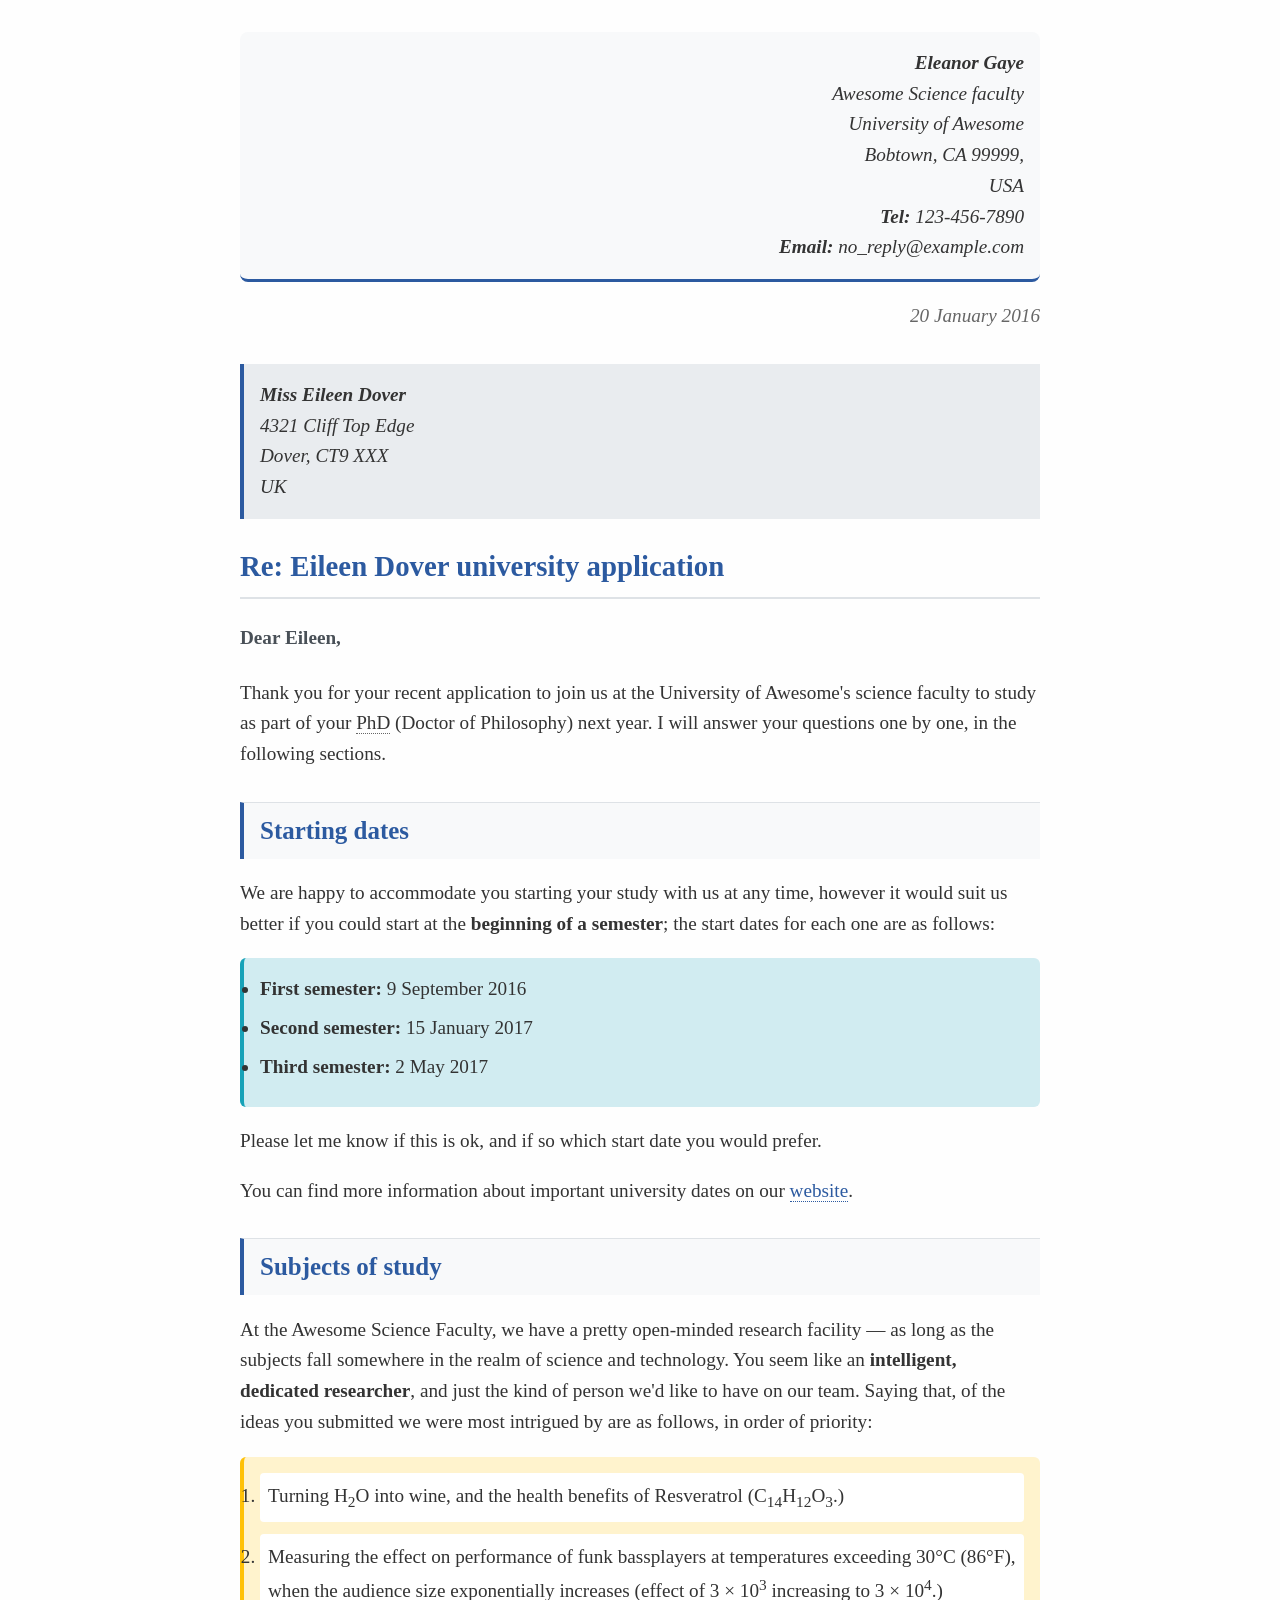
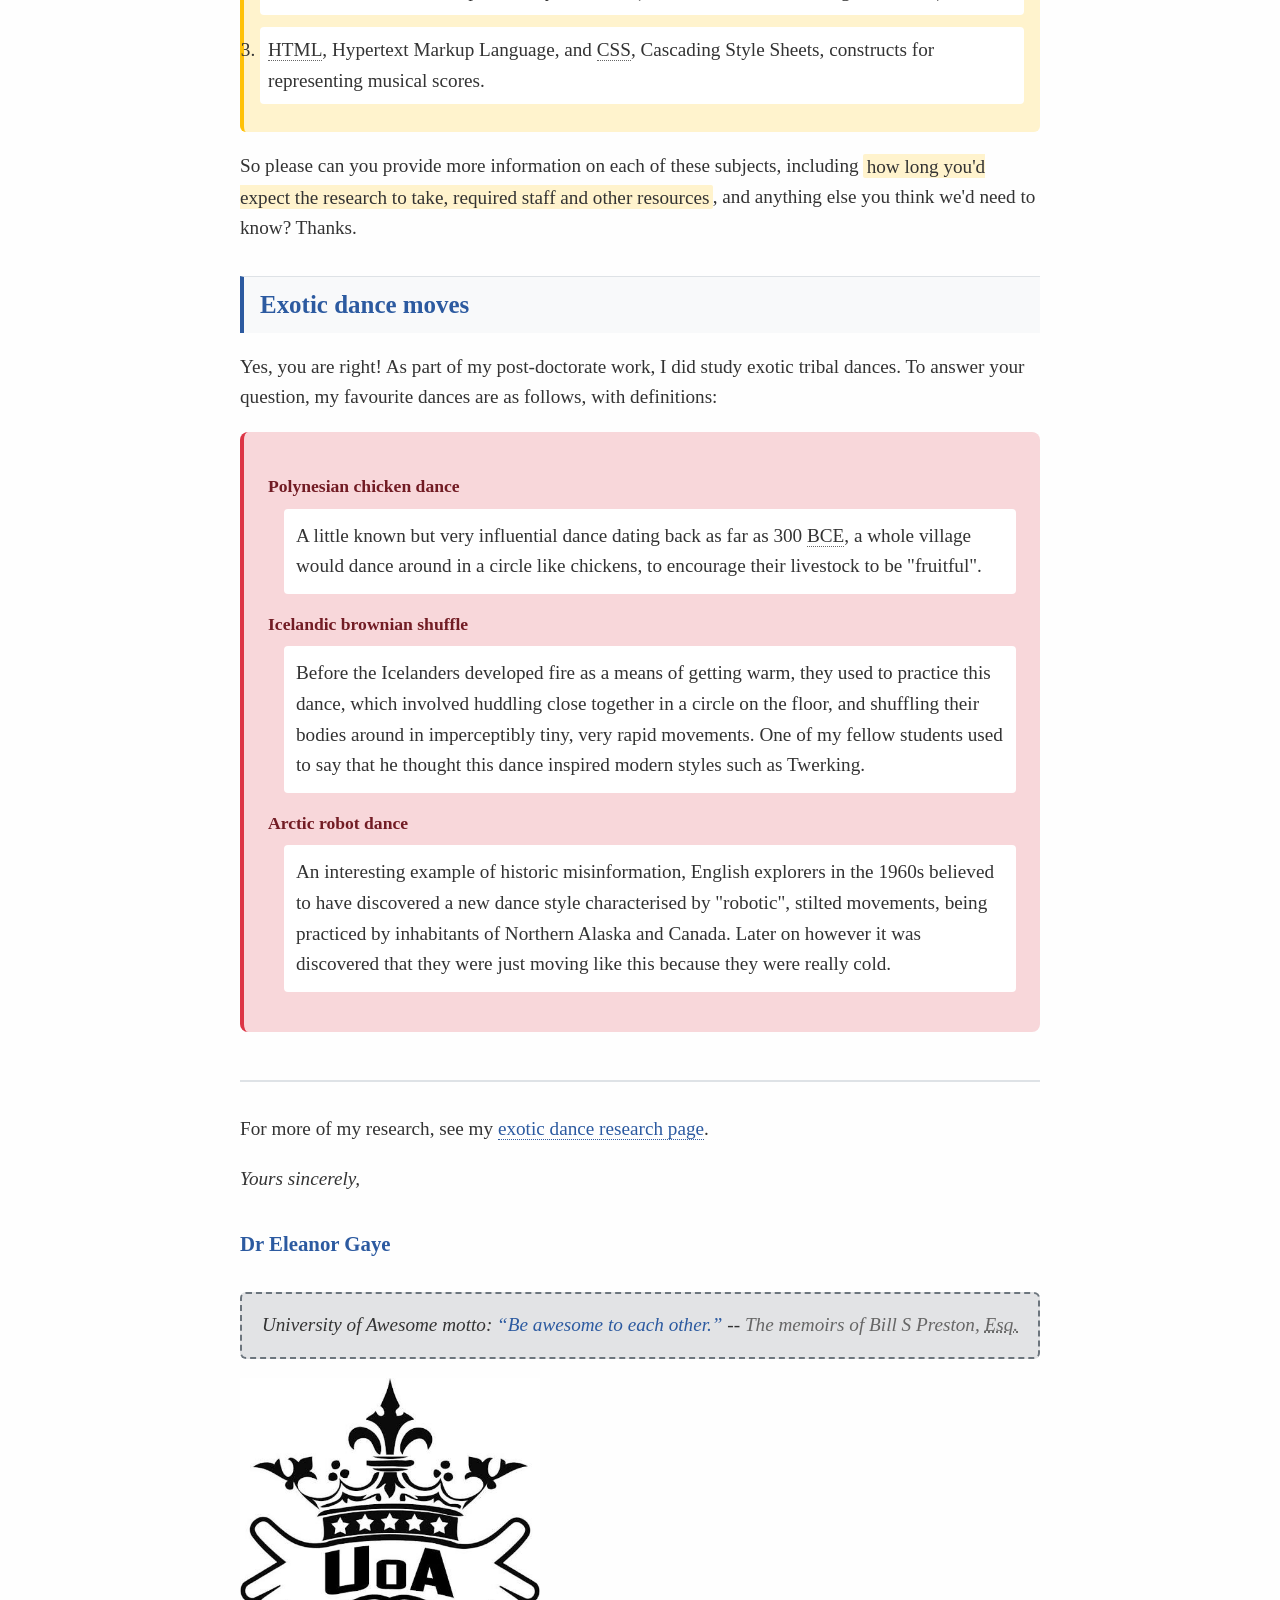
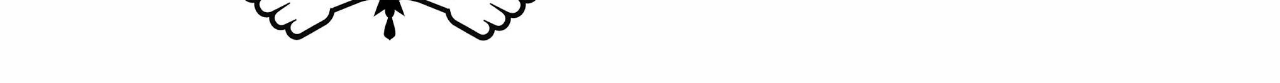
<file: index.html>
<!doctype html>
<html lang="en-US">
    <head>
        <meta charset="utf-8" />
        <meta name="author" content="Dr. Eleanor Gaye" />
        <title>Awesome science application correspondence</title>
        <style>
            body {
            font: 1.2em / 1.5 system-ui;
            }

            .sender-column {
            text-align: right;
            }

            h1 {
            font-size: 1.5em;
            }

            h2 {
            font-size: 1.3em;
            }
        </style>
        <link rel="stylesheet" href="tutorial_1_letter_styles.css">
    </head>
    <body class="letter-document">
        <address class="sender-column sender-info letter-header">
            <strong>Eleanor Gaye</strong><br>
            Awesome Science faculty<br>
            University of Awesome<br>
            Bobtown, CA 99999,<br>
            USA<br>
            <strong>Tel:</strong> 123-456-7890<br>
            <strong>Email:</strong> no_reply@example.com
        </address>

        <p class="sender-column letter-date">
            <time datetime="2016-01-20">20 January 2016</time>
        </p>

        <address class="recipient-info">
            <strong>Miss Eileen Dover</strong><br>
            4321 Cliff Top Edge<br>
            Dover, CT9 XXX<br>
            UK
        </address>

        <h1 class="letter-subject">Re: Eileen Dover university application</h1>

        <p class="letter-greeting">Dear Eileen,</p>

        <p class="letter-paragraph">Thank you for your recent application to join us at the University of Awesome's science faculty to study as part of your <abbr class="abbreviation">PhD</abbr> (Doctor of Philosophy) next year. I will answer your questions one by one, in the following sections.</p>

        <h2 class="content-section section-heading">Starting dates</h2>
        <p>We are happy to accommodate you starting your study with us at any time, however it would suit us better if you could start at the <strong>beginning of a semester</strong>; the start dates for each one are as follows:</p>

        <ul class="semester-dates">
            <li><strong>First semester:</strong> <time datetime="2016-09-09">9 September 2016</time></li>
            <li><strong>Second semester:</strong> <time datetime="2017-01-15">15 January 2017</time></li>
            <li><strong>Third semester:</strong> <time datetime="2017-05-02">2 May 2017</time></li>
        </ul>
        <p>Please let me know if this is ok, and if so which start date you would prefer.</p>

        <p>You can find more information about important university dates on our <span class="letter-link letter-link:focus">website</span>.</p>

        <h2 class="content-section section-heading">Subjects of study</h2>
        <p>At the Awesome Science Faculty, we have a pretty open-minded research facility — as long as the subjects fall somewhere in the realm of science and technology. You seem like an <strong>intelligent, dedicated researcher</strong>, and just the kind of person we'd like to have on our team. Saying that, of the ideas you submitted we were most intrigued by are as follows, in order of priority:</p>

        <ol class="priority-list">
            <li>Turning H<sub class="subscript">2</sub>O into wine, and the health benefits of Resveratrol (C<sub class="subscript">14</sub>H<sub class="subscript">12</sub>O<sub class="subscript">3</sub>.)</li>
            <li>Measuring the effect on performance of funk bassplayers at temperatures exceeding 30°C (86°F), when the audience size exponentially increases (effect of 3 × 10<sup class="superscript">3</sup> increasing to 3 × 10<sup class="superscript">4</sup>.)</li>
            <li><abbr class="abbreviation">HTML</abbr>, Hypertext Markup Language, and <abbr class="abbreviation">CSS</abbr>, Cascading Style Sheets, constructs for representing musical scores.</li>
        </ol>
        <p>So please can you provide more information on each of these subjects, including <span class="emphasis">how long you'd expect the research to take, required staff and other resources</span>, and anything else you think we'd need to know? Thanks.</p>

        <h2 class="content-section section-heading">Exotic dance moves</h2>
        <p>Yes, you are right! As part of my post-doctorate work, I did study exotic tribal dances. To answer your question, my favourite dances are as follows, with definitions:</p>

        <dl class="dance-definitions">
            <dt class="dance-term"><strong>Polynesian chicken dance</strong></dt>
            <dd class="dance-definition">A little known but very influential dance dating back as far as 300 <abbr class="abbreviation">BCE</abbr>, a whole village would dance around in a circle like chickens, to encourage their livestock to be "fruitful".</dd>
            <dt class="dance-term"><strong>Icelandic brownian shuffle</strong></dt>
            <dd class="dance-definition">Before the Icelanders developed fire as a means of getting warm, they used to practice this dance, which involved huddling close together in a circle on the floor, and shuffling their bodies around in imperceptibly tiny, very rapid movements. One of my fellow students used to say that he thought this dance inspired modern styles such as <span>Twerking</span>.</dd>
            <dt class="dance-term"><strong>Arctic robot dance</strong></dt>
            <dd class="dance-definition">An interesting example of historic misinformation, English explorers in the 1960s believed to have discovered a new dance style characterised by "robotic", stilted movements, being practiced by inhabitants of Northern Alaska and Canada. Later on however it was discovered that they were just moving like this because they were really cold.</dd>
        </dl>
      
        <p class="letter-closing">For more of my research, see my <span class="letter-link letter-link:focus">exotic dance research page</span>.</p>

        <p class="closing-phrase">Yours sincerely,</p>

        <p class="signature">Dr Eleanor Gaye</p>

        <p class="university-motto">University of Awesome motto: <q class="inline-quote">Be awesome to each other.</q> -- 
            <cite class="citation">The memoirs of Bill S Preston, <abbr title="Esquire">Esq.</abbr></cite>
        </p>

        <img src="UoA_image.jpeg"
        alt="University of Awesome logo"
        width="300" />

    </body>
</html>
</file>
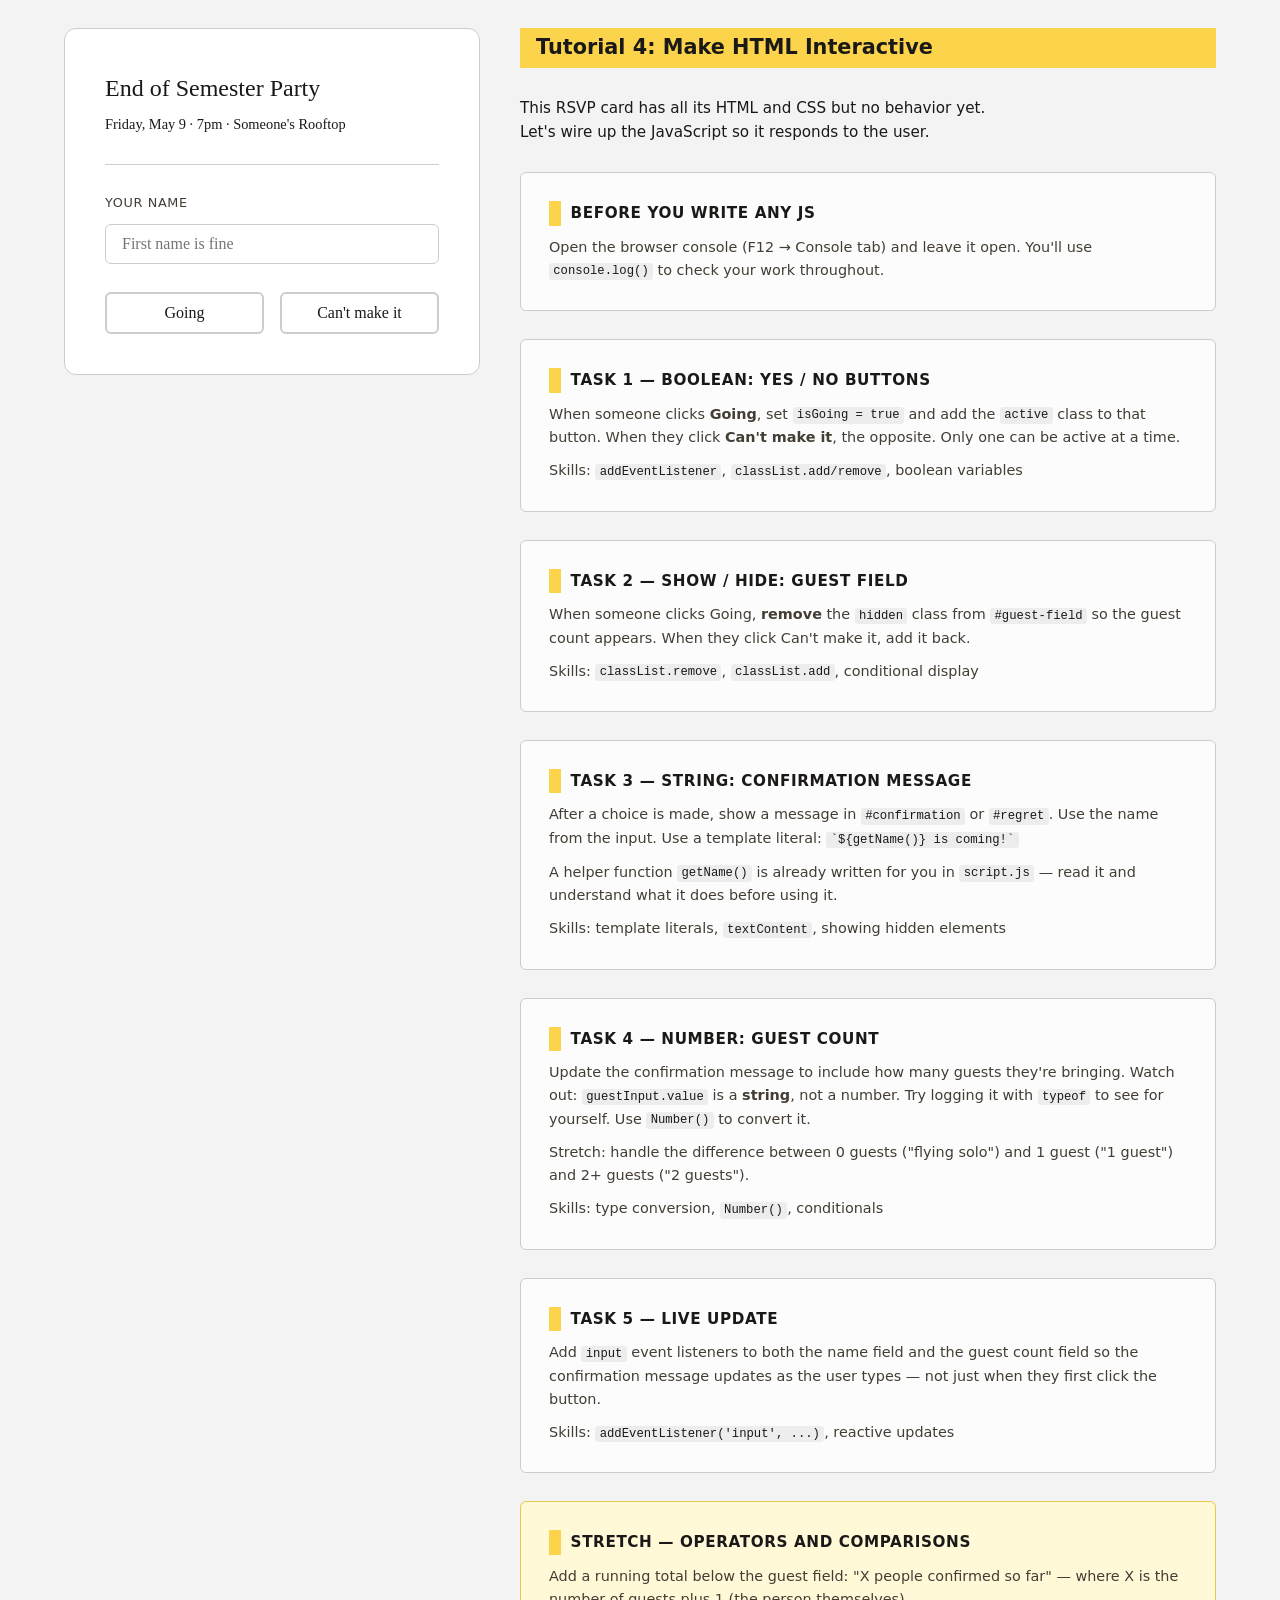
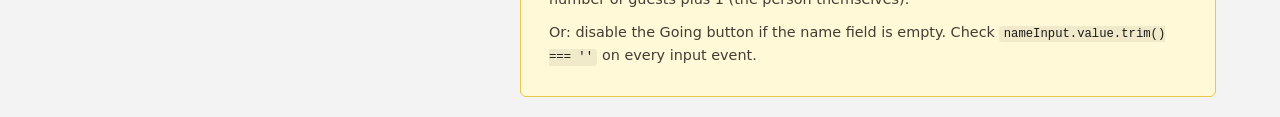
<file: tutorial_4_files/index.html>
<!DOCTYPE html>
<html lang="en">
<head>
  <meta charset="UTF-8">
  <meta name="viewport" content="width=device-width, initial-scale=1.0">
  <title>Tutorial 4: JavaScript Fundamentals</title>
  <link rel="stylesheet" href="style.css">
</head>
<body>
  <div class="page">

    <!-- ── left: the RSVP card ──────────────────────────────── -->
    <div class="card" id="rsvp-card">

      <div class="event-header">
        <h1 class="event-title">End of Semester Party</h1>
        <p class="event-meta">Friday, May 9 &middot; 7pm &middot; Someone's Rooftop</p>
      </div>

      <!-- string: name -->
      <div class="field">
        <label for="name-input">Your name</label>
        <input type="text" id="name-input" placeholder="First name is fine">
      </div>

      <!-- boolean: going or not -->
      <div class="rsvp-buttons">
        <button class="btn btn-yes" id="btn-yes">Going</button>
        <button class="btn btn-no"  id="btn-no">Can't make it</button>
      </div>

      <!-- number: guest count, hidden until yes -->
      <div class="guest-field hidden" id="guest-field">
        <label for="guest-input">Bringing anyone?</label>
        <input type="number" id="guest-input" value="0" min="0" max="10">
        <!-- 
          Note: type="number" still gives you a STRING from .value
          You have to convert it. We'll see this below.
        -->
      </div>

      <!-- confirmation messages, hidden until a choice is made -->
      <div class="confirmation hidden" id="confirmation"></div>
      <div class="regret     hidden" id="regret"></div>

    </div>

    <!-- ── right: tasks panel ───────────────────────────────── -->
    <aside class="tasks-panel">

      <h2>Tutorial 4: Make HTML Interactive</h2>
      <p class="intro">
        This RSVP card has all its HTML and CSS but no behavior yet. <br />
        Let's wire up the JavaScript so it responds to the user.
      </p>

      <div class="task-group">
        <h3>Before you write any JS</h3>
        <p>Open the browser console (F12 → Console tab) and leave it open. 
           You'll use <code>console.log()</code> to check your work throughout.</p>
      </div>

      <div class="task-group">
        <h3>Task 1 — Boolean: Yes / No buttons</h3>
        <p>
          When someone clicks <strong>Going</strong>, set <code>isGoing = true</code>
          and add the <code>active</code> class to that button.
          When they click <strong>Can't make it</strong>, the opposite.
          Only one can be active at a time.
        </p>
        <p>Skills: <code>addEventListener</code>, <code>classList.add/remove</code>, boolean variables</p>
      </div>

      <div class="task-group">
        <h3>Task 2 — Show / hide: guest field</h3>
        <p>
          When someone clicks Going, <strong>remove</strong> the <code>hidden</code> class
          from <code>#guest-field</code> so the guest count appears.
          When they click Can't make it, add it back.
        </p>
        <p>Skills: <code>classList.remove</code>, <code>classList.add</code>, conditional display</p>
      </div>

      <div class="task-group">
        <h3>Task 3 — String: confirmation message</h3>
        <p>
          After a choice is made, show a message in <code>#confirmation</code> or 
          <code>#regret</code>. Use the name from the input.
          Use a template literal: <code>`${getName()} is coming!`</code>
        </p>
        <p>
          A helper function <code>getName()</code> is already written for you in 
          <code>script.js</code> — read it and understand what it does before using it.
        </p>
        <p>Skills: template literals, <code>textContent</code>, showing hidden elements</p>
      </div>

      <div class="task-group">
        <h3>Task 4 — Number: guest count</h3>
        <p>
          Update the confirmation message to include how many guests they're bringing.
          Watch out: <code>guestInput.value</code> is a <strong>string</strong>, not a number.
          Try logging it with <code>typeof</code> to see for yourself.
          Use <code>Number()</code> to convert it.
        </p>
        <p>
          Stretch: handle the difference between 0 guests ("flying solo") and 
          1 guest ("1 guest") and 2+ guests ("2 guests").
        </p>
        <p>Skills: type conversion, <code>Number()</code>, conditionals</p>
      </div>

      <div class="task-group">
        <h3>Task 5 — Live update</h3>
        <p>
          Add <code>input</code> event listeners to both the name field and the guest
          count field so the confirmation message updates as the user types —
          not just when they first click the button.
        </p>
        <p>Skills: <code>addEventListener('input', ...)</code>, reactive updates</p>
      </div>

      <div class="task-group task-stretch">
        <h3>Stretch — Operators and comparisons</h3>
        <p>
          Add a running total below the guest field: 
          "X people confirmed so far" — where X is the number of guests plus 1 (the person themselves).
        </p>
        <p>
          Or: disable the Going button if the name field is empty.
          Check <code>nameInput.value.trim() === ''</code> on every input event.
        </p>
      </div>

    </aside>

  </div>

  <script src="script.js"></script>
</body>
</html>
</file>
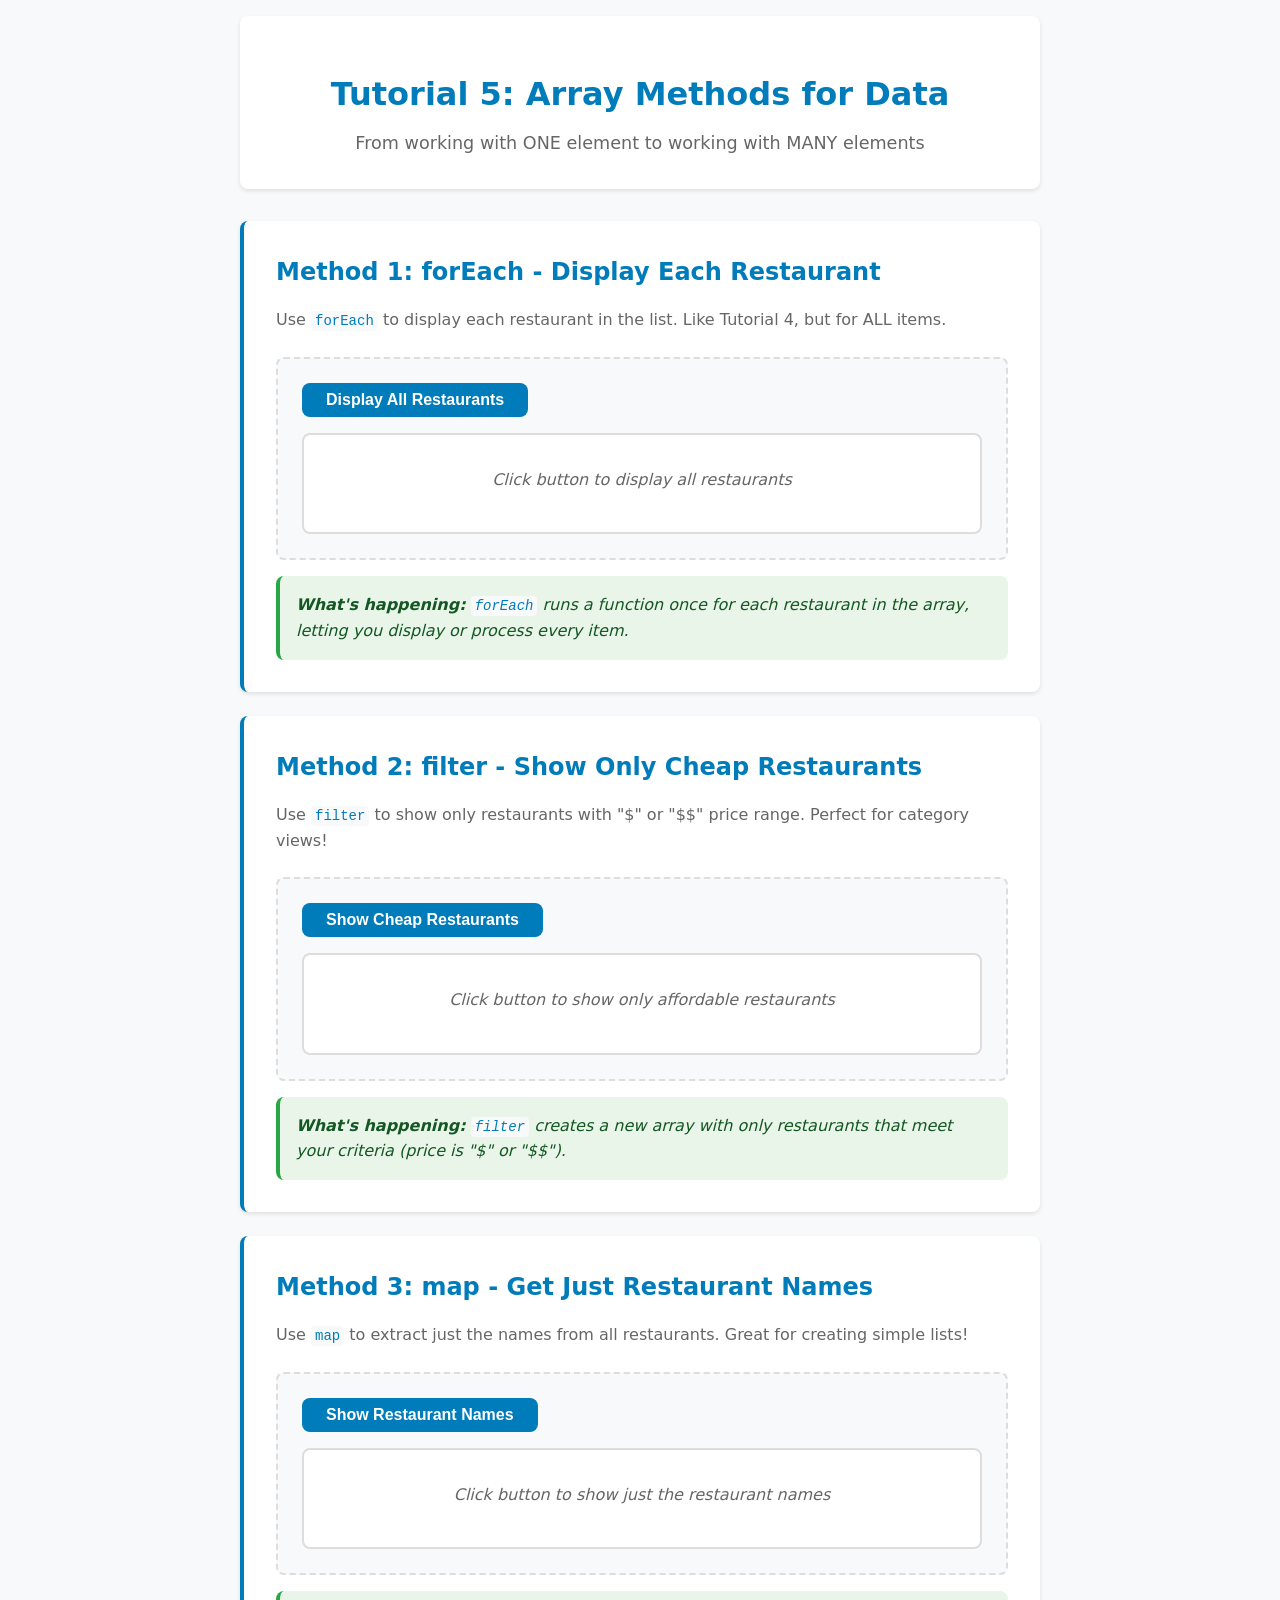
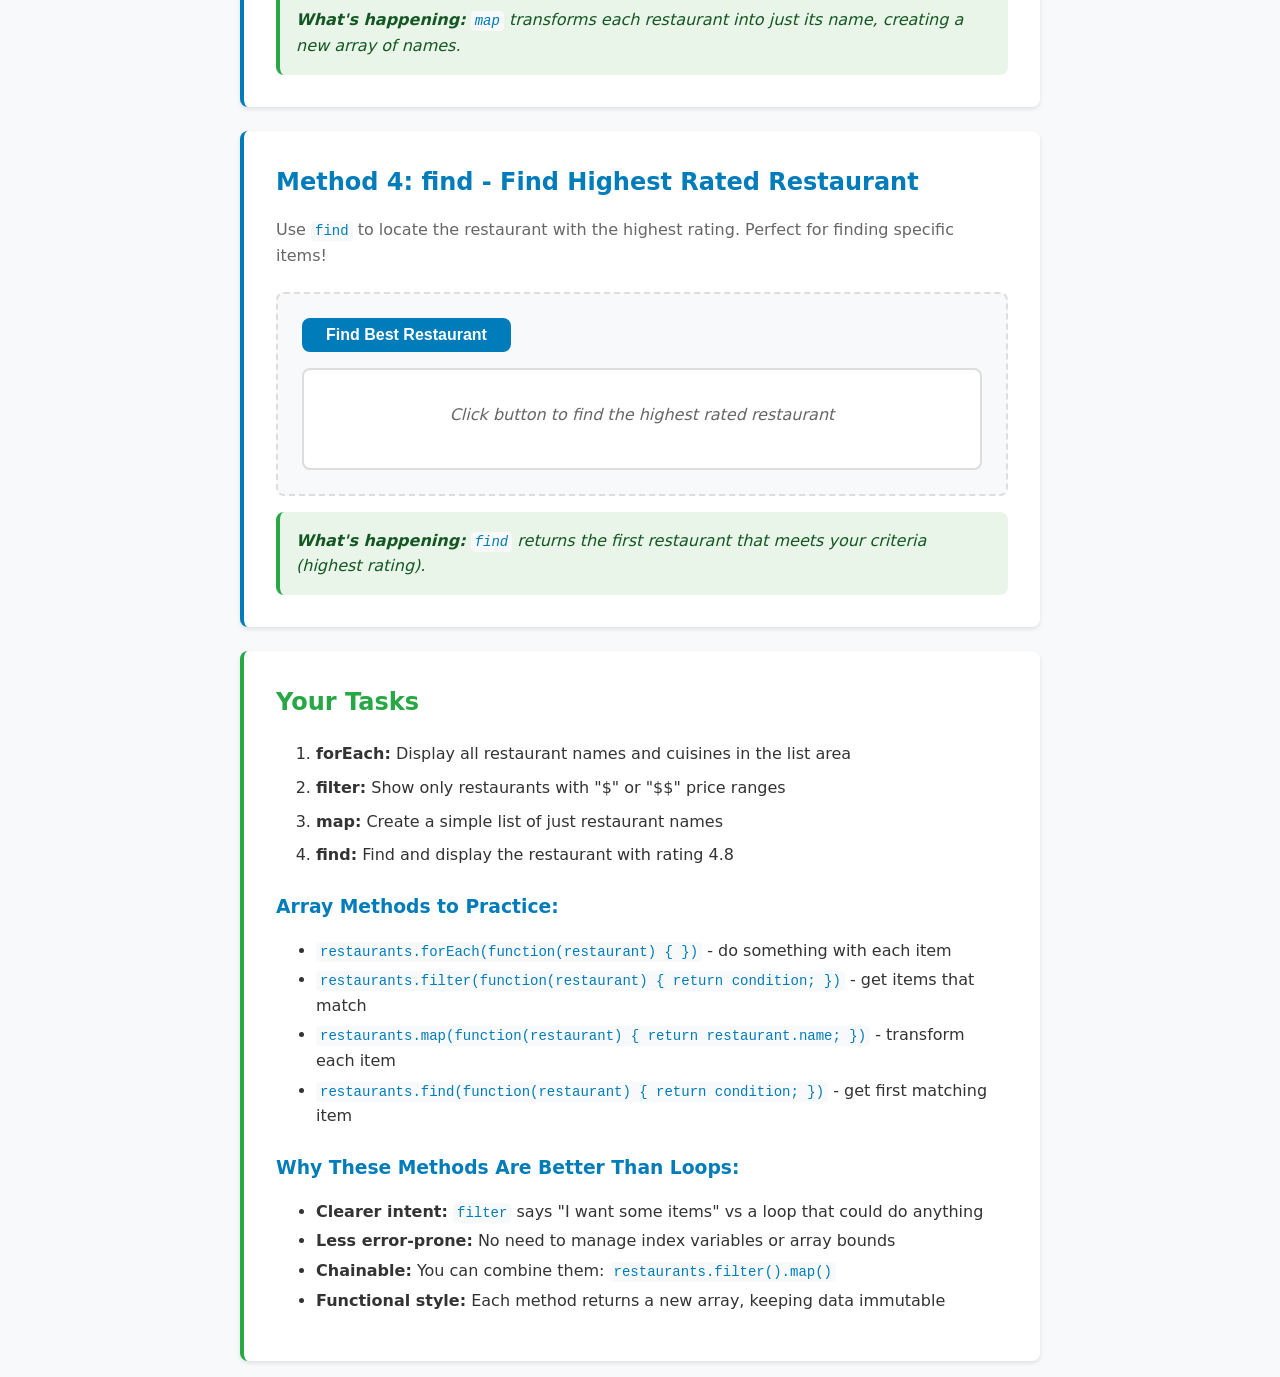
<file: tutorial_5_arrays/index.html>
<!DOCTYPE html>
<html lang="en">
<head>
    <meta charset="UTF-8">
    <meta name="viewport" content="width=device-width, initial-scale=1.0">
    <title>Tutorial 5: Array Methods for Data</title>
    <link rel="stylesheet" href="style.css">
</head>
<body>
    <div class="container">
        <header>
            <h1>Tutorial 5: Array Methods for Data</h1>
            <p>From working with ONE element to working with MANY elements</p>
        </header>

        <!-- Method 1: forEach - Do something to each item -->
        <section class="method-section">
            <h2>Method 1: forEach - Display Each Restaurant</h2>
            <p>Use <code>forEach</code> to display each restaurant in the list. Like Tutorial 4, but for ALL items.</p>
            
            <div class="demo-area">
                <button id="display-button" class="method-button">Display All Restaurants</button>
                <div id="restaurant-list" class="result-area">
                    <p class="placeholder">Click button to display all restaurants</p>
                </div>
            </div>
            
            <div class="explanation">
                <p><strong>What's happening:</strong> <code>forEach</code> runs a function once for each restaurant in the array, letting you display or process every item.</p>
            </div>
        </section>

        <!-- Method 2: filter - Show only items that match criteria -->
        <section class="method-section">
            <h2>Method 2: filter - Show Only Cheap Restaurants</h2>
            <p>Use <code>filter</code> to show only restaurants with "$" or "$$" price range. Perfect for category views!</p>
            
            <div class="demo-area">
                <button id="filter-button" class="method-button">Show Cheap Restaurants</button>
                <div id="filtered-list" class="result-area">
                    <p class="placeholder">Click button to show only affordable restaurants</p>
                </div>
            </div>
            
            <div class="explanation">
                <p><strong>What's happening:</strong> <code>filter</code> creates a new array with only restaurants that meet your criteria (price is "$" or "$$").</p>
            </div>
        </section>

        <!-- Method 3: map - Transform data to get specific information -->
        <section class="method-section">
            <h2>Method 3: map - Get Just Restaurant Names</h2>
            <p>Use <code>map</code> to extract just the names from all restaurants. Great for creating simple lists!</p>
            
            <div class="demo-area">
                <button id="map-button" class="method-button">Show Restaurant Names</button>
                <div id="mapped-list" class="result-area">
                    <p class="placeholder">Click button to show just the restaurant names</p>
                </div>
            </div>
            
            <div class="explanation">
                <p><strong>What's happening:</strong> <code>map</code> transforms each restaurant into just its name, creating a new array of names.</p>
            </div>
        </section>

        <!-- Method 4: find - Get one specific item -->
        <section class="method-section">
            <h2>Method 4: find - Find Highest Rated Restaurant</h2>
            <p>Use <code>find</code> to locate the restaurant with the highest rating. Perfect for finding specific items!</p>
            
            <div class="demo-area">
                <button id="find-button" class="method-button">Find Best Restaurant</button>
                <div id="found-item" class="result-area">
                    <p class="placeholder">Click button to find the highest rated restaurant</p>
                </div>
            </div>
            
            <div class="explanation">
                <p><strong>What's happening:</strong> <code>find</code> returns the first restaurant that meets your criteria (highest rating).</p>
            </div>
        </section>

        <!-- Tutorial Instructions -->
        <section class="tutorial-instructions">
            <h2>Your Tasks</h2>
            <ol>
                <li><strong>forEach:</strong> Display all restaurant names and cuisines in the list area</li>
                <li><strong>filter:</strong> Show only restaurants with "$" or "$$" price ranges</li>
                <li><strong>map:</strong> Create a simple list of just restaurant names</li>
                <li><strong>find:</strong> Find and display the restaurant with rating 4.8</li>
            </ol>
            
            <h3>Array Methods to Practice:</h3>
            <ul>
                <li><code>restaurants.forEach(function(restaurant) { })</code> - do something with each item</li>
                <li><code>restaurants.filter(function(restaurant) { return condition; })</code> - get items that match</li>
                <li><code>restaurants.map(function(restaurant) { return restaurant.name; })</code> - transform each item</li>
                <li><code>restaurants.find(function(restaurant) { return condition; })</code> - get first matching item</li>
            </ul>
            
            <h3>Why These Methods Are Better Than Loops:</h3>
            <ul>
                <li><strong>Clearer intent:</strong> <code>filter</code> says "I want some items" vs a loop that could do anything</li>
                <li><strong>Less error-prone:</strong> No need to manage index variables or array bounds</li>
                <li><strong>Chainable:</strong> You can combine them: <code>restaurants.filter().map()</code></li>
                <li><strong>Functional style:</strong> Each method returns a new array, keeping data immutable</li>
            </ul>
        </section>
    </div>

    <script src="script.js" defer></script>
</body>
</html>
</file>
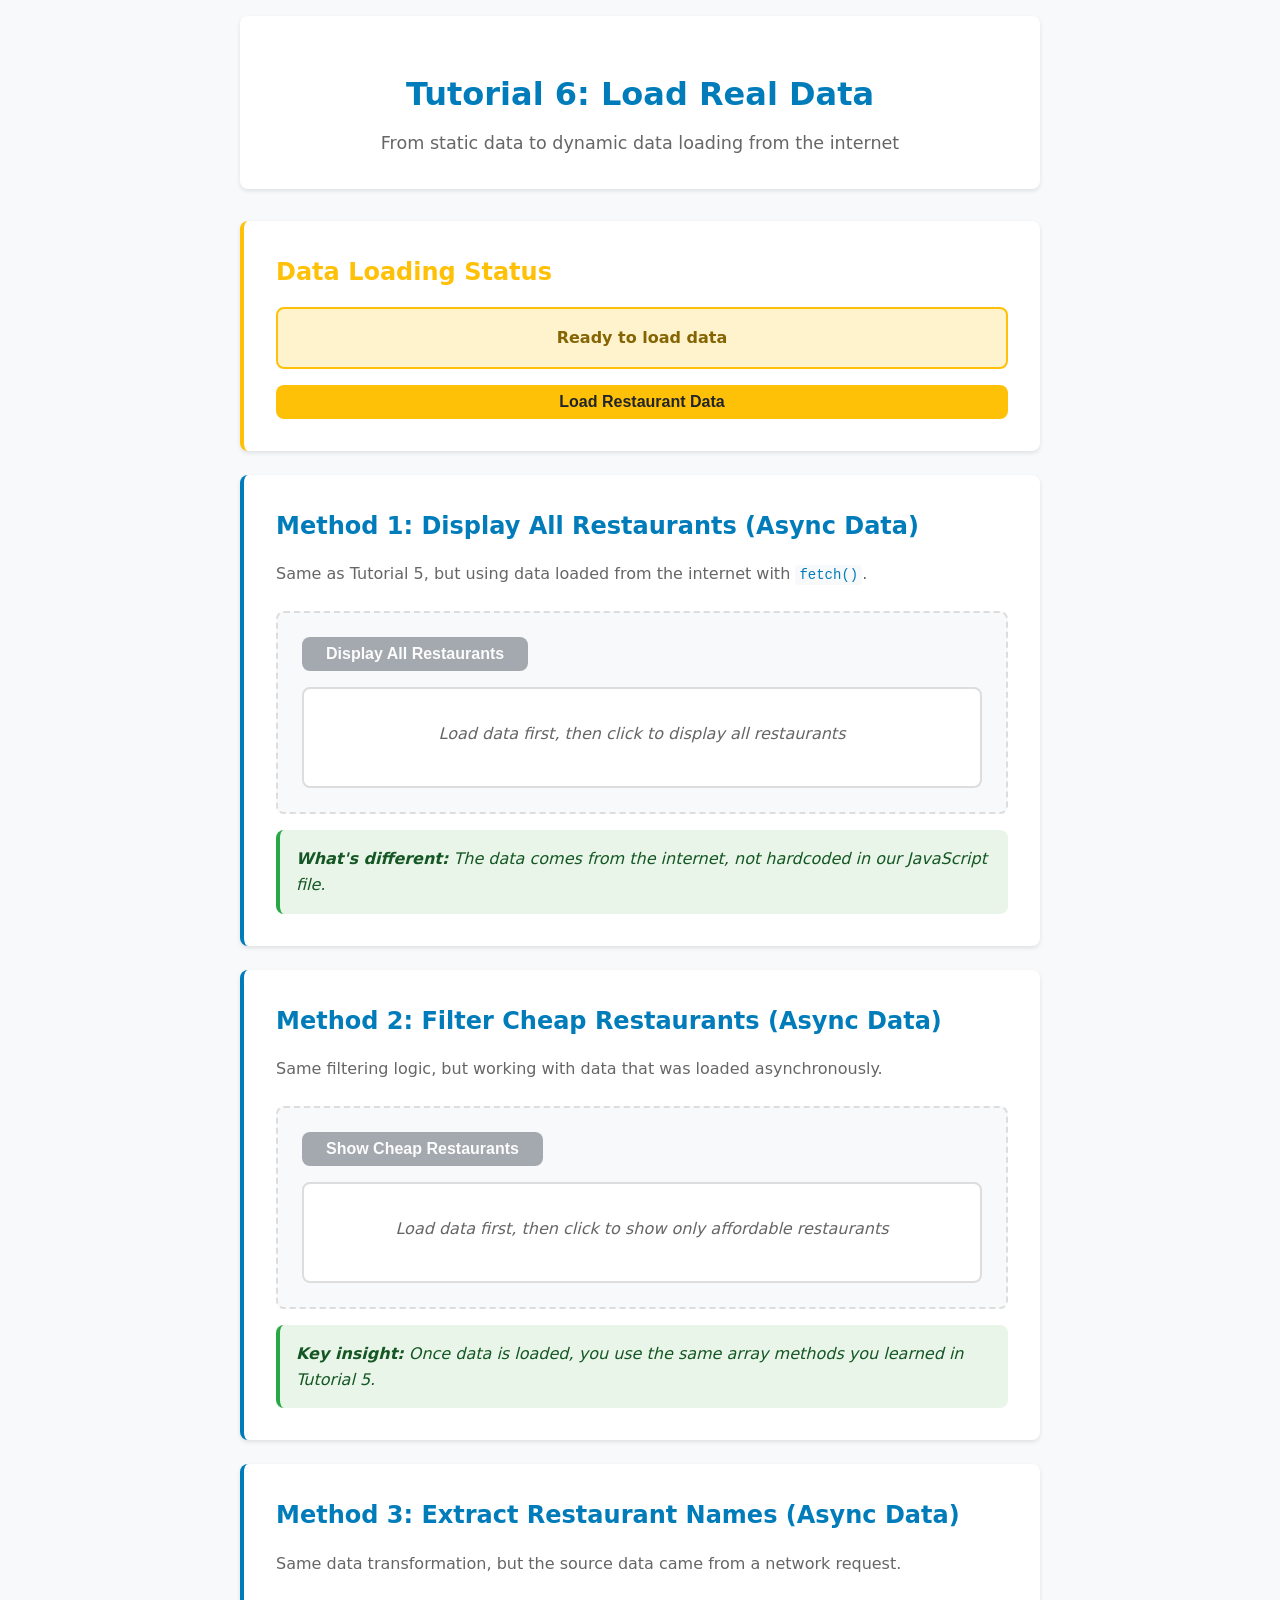
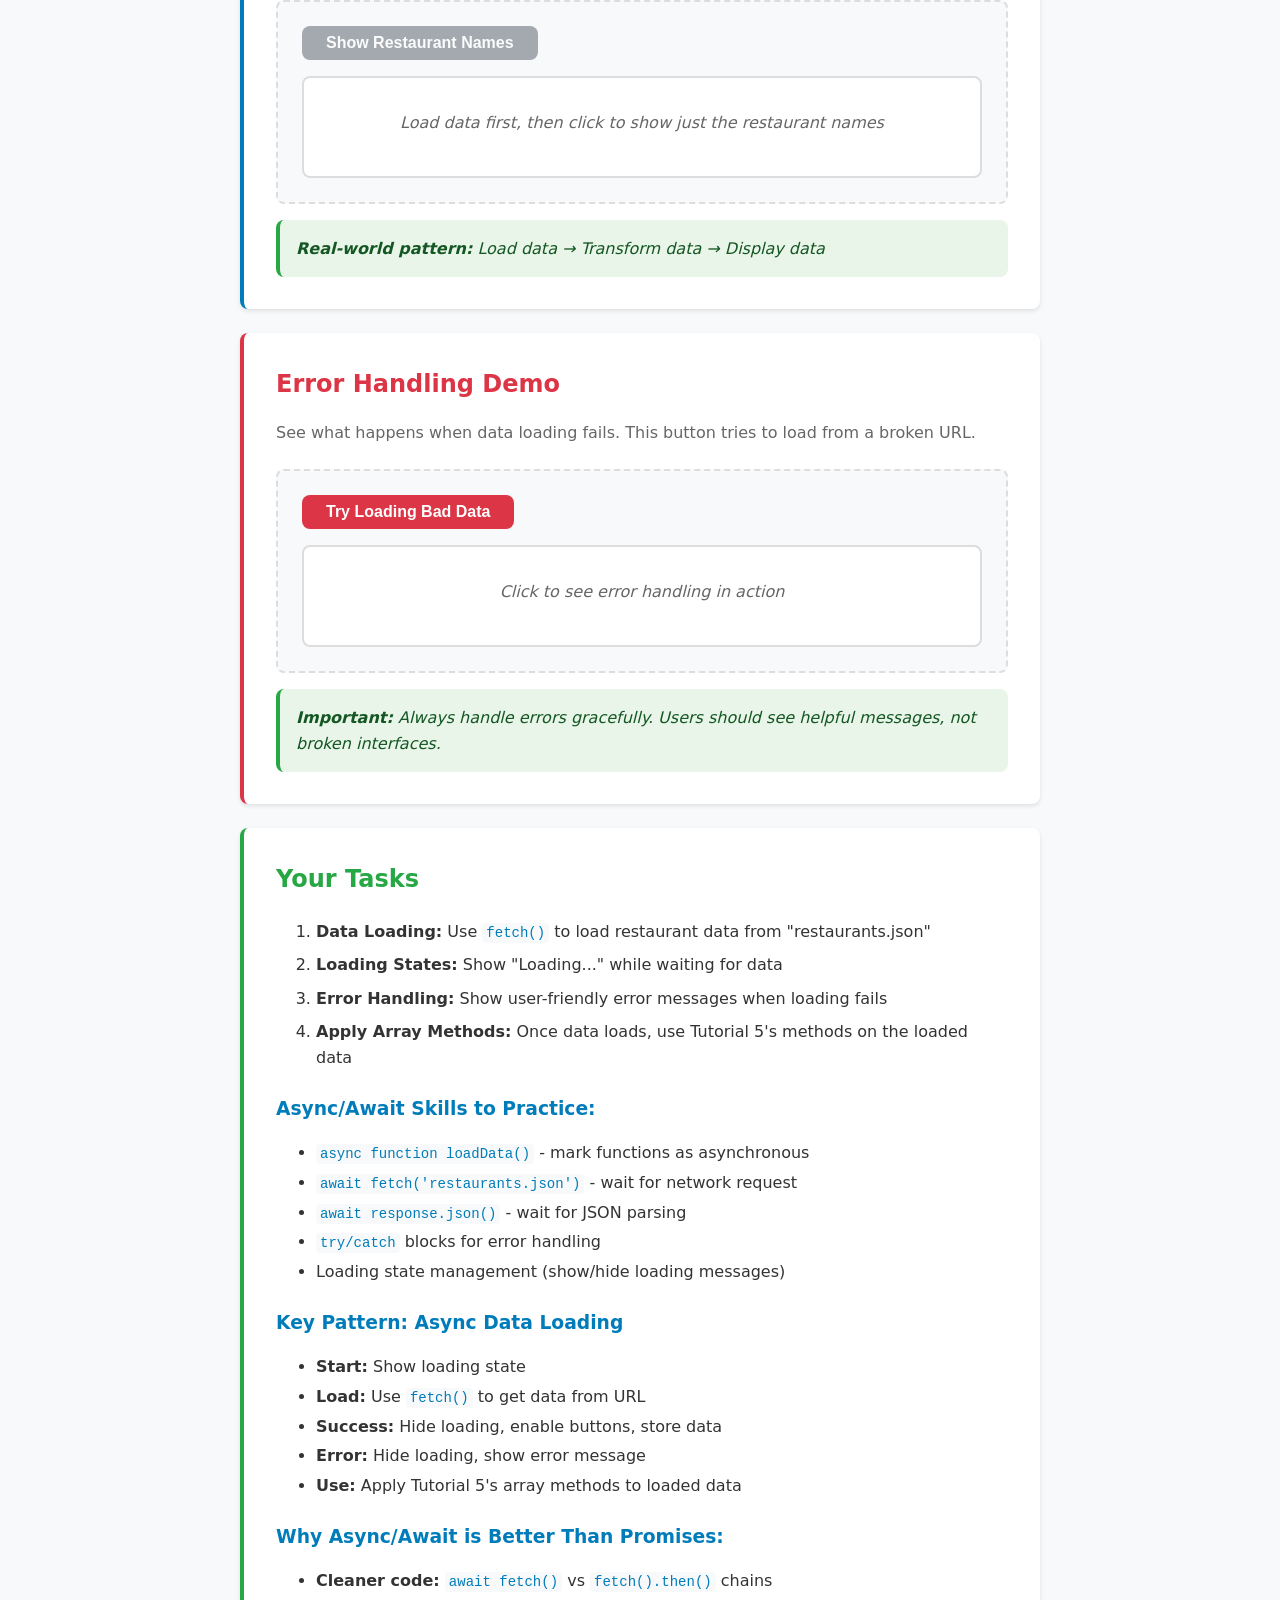
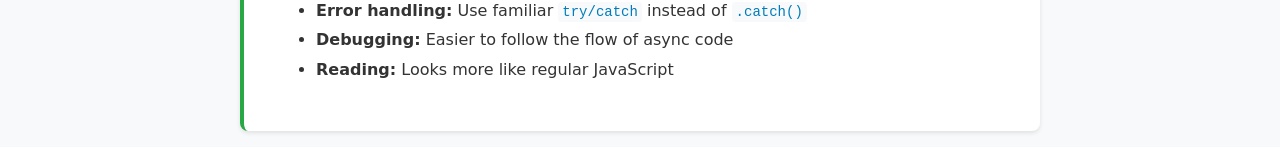
<file: tutorial_6_api/index.html>
<!DOCTYPE html>
<html lang="en">
<head>
    <meta charset="UTF-8">
    <meta name="viewport" content="width=device-width, initial-scale=1.0">
    <title>Tutorial 6: Load Real Data</title>
    <link rel="stylesheet" href="style.css">
</head>
<body>
    <div class="container">
        <header>
            <h1>Tutorial 6: Load Real Data</h1>
            <p>From static data to dynamic data loading from the internet</p>
        </header>

        <!-- Loading Status Section -->
        <section class="status-section">
            <h2>Data Loading Status</h2>
            <div id="loading-status" class="status-display">
                <p class="status-message">Ready to load data</p>
            </div>
            <button id="load-data-button" class="load-button">Load Restaurant Data</button>
        </section>

        <!-- Same functionality as Tutorial 5, but with async data -->
        
        <!-- Method 1: forEach with loaded data -->
        <section class="method-section">
            <h2>Method 1: Display All Restaurants (Async Data)</h2>
            <p>Same as Tutorial 5, but using data loaded from the internet with <code>fetch()</code>.</p>
            
            <div class="demo-area">
                <button id="display-button" class="method-button" disabled>Display All Restaurants</button>
                <div id="restaurant-list" class="result-area">
                    <p class="placeholder">Load data first, then click to display all restaurants</p>
                </div>
            </div>
            
            <div class="explanation">
                <p><strong>What's different:</strong> The data comes from the internet, not hardcoded in our JavaScript file.</p>
            </div>
        </section>

        <!-- Method 2: filter with loaded data -->
        <section class="method-section">
            <h2>Method 2: Filter Cheap Restaurants (Async Data)</h2>
            <p>Same filtering logic, but working with data that was loaded asynchronously.</p>
            
            <div class="demo-area">
                <button id="filter-button" class="method-button" disabled>Show Cheap Restaurants</button>
                <div id="filtered-list" class="result-area">
                    <p class="placeholder">Load data first, then click to show only affordable restaurants</p>
                </div>
            </div>
            
            <div class="explanation">
                <p><strong>Key insight:</strong> Once data is loaded, you use the same array methods you learned in Tutorial 5.</p>
            </div>
        </section>

        <!-- Method 3: map with loaded data -->
        <section class="method-section">
            <h2>Method 3: Extract Restaurant Names (Async Data)</h2>
            <p>Same data transformation, but the source data came from a network request.</p>
            
            <div class="demo-area">
                <button id="map-button" class="method-button" disabled>Show Restaurant Names</button>
                <div id="mapped-list" class="result-area">
                    <p class="placeholder">Load data first, then click to show just the restaurant names</p>
                </div>
            </div>
            
            <div class="explanation">
                <p><strong>Real-world pattern:</strong> Load data → Transform data → Display data</p>
            </div>
        </section>

        <!-- Error Handling Demo -->
        <section class="method-section error-demo">
            <h2>Error Handling Demo</h2>
            <p>See what happens when data loading fails. This button tries to load from a broken URL.</p>
            
            <div class="demo-area">
                <button id="error-button" class="error-button">Try Loading Bad Data</button>
                <div id="error-display" class="result-area">
                    <p class="placeholder">Click to see error handling in action</p>
                </div>
            </div>
            
            <div class="explanation">
                <p><strong>Important:</strong> Always handle errors gracefully. Users should see helpful messages, not broken interfaces.</p>
            </div>
        </section>

        <!-- Tutorial Instructions -->
        <section class="tutorial-instructions">
            <h2>Your Tasks</h2>
            <ol>
                <li><strong>Data Loading:</strong> Use <code>fetch()</code> to load restaurant data from "restaurants.json"</li>
                <li><strong>Loading States:</strong> Show "Loading..." while waiting for data</li>
                <li><strong>Error Handling:</strong> Show user-friendly error messages when loading fails</li>
                <li><strong>Apply Array Methods:</strong> Once data loads, use Tutorial 5's methods on the loaded data</li>
            </ol>
            
            <h3>Async/Await Skills to Practice:</h3>
            <ul>
                <li><code>async function loadData()</code> - mark functions as asynchronous</li>
                <li><code>await fetch('restaurants.json')</code> - wait for network request</li>
                <li><code>await response.json()</code> - wait for JSON parsing</li>
                <li><code>try/catch</code> blocks for error handling</li>
                <li>Loading state management (show/hide loading messages)</li>
            </ul>
            
            <h3>Key Pattern: Async Data Loading</h3>
            <ul>
                <li><strong>Start:</strong> Show loading state</li>
                <li><strong>Load:</strong> Use <code>fetch()</code> to get data from URL</li>
                <li><strong>Success:</strong> Hide loading, enable buttons, store data</li>
                <li><strong>Error:</strong> Hide loading, show error message</li>
                <li><strong>Use:</strong> Apply Tutorial 5's array methods to loaded data</li>
            </ul>
            
            <h3>Why Async/Await is Better Than Promises:</h3>
            <ul>
                <li><strong>Cleaner code:</strong> <code>await fetch()</code> vs <code>fetch().then()</code> chains</li>
                <li><strong>Error handling:</strong> Use familiar <code>try/catch</code> instead of <code>.catch()</code></li>
                <li><strong>Debugging:</strong> Easier to follow the flow of async code</li>
                <li><strong>Reading:</strong> Looks more like regular JavaScript</li>
            </ul>
        </section>
    </div>

    <script src="script.js"></script>
</body>
</html>
</file>
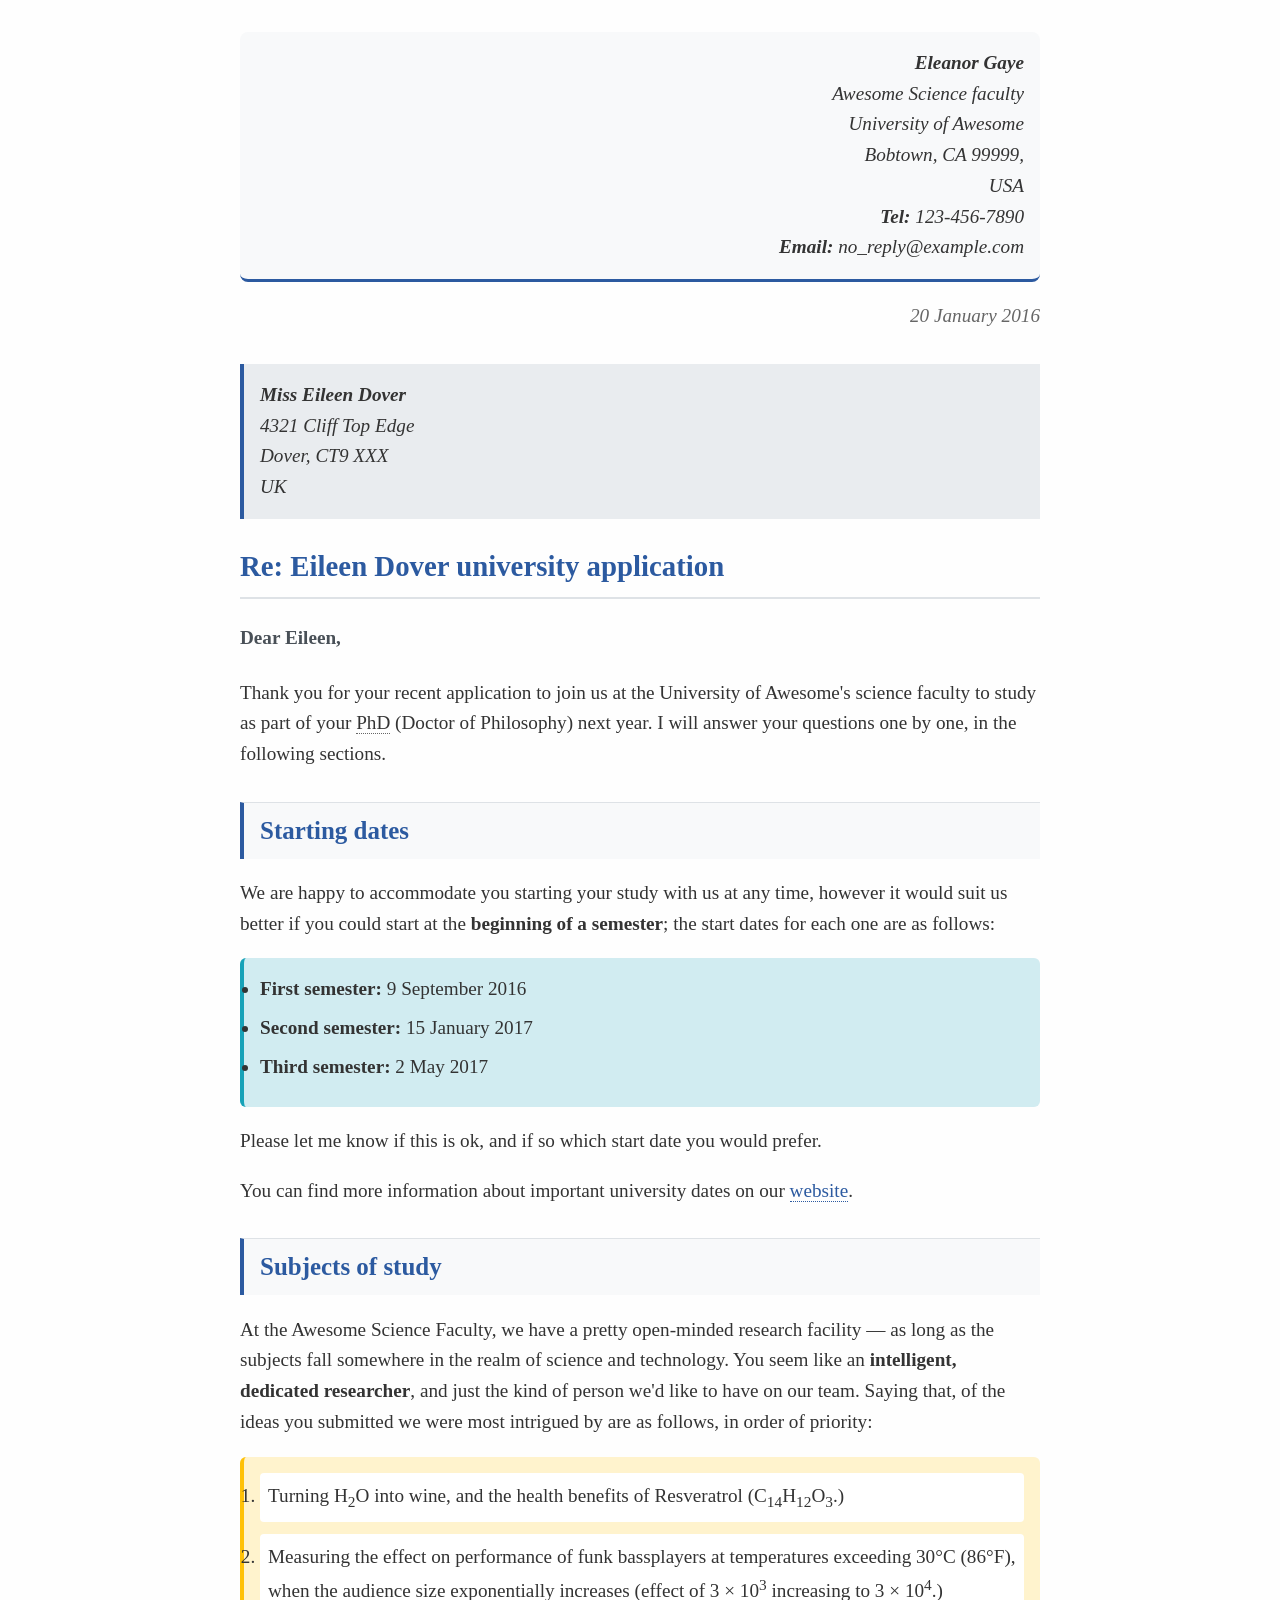
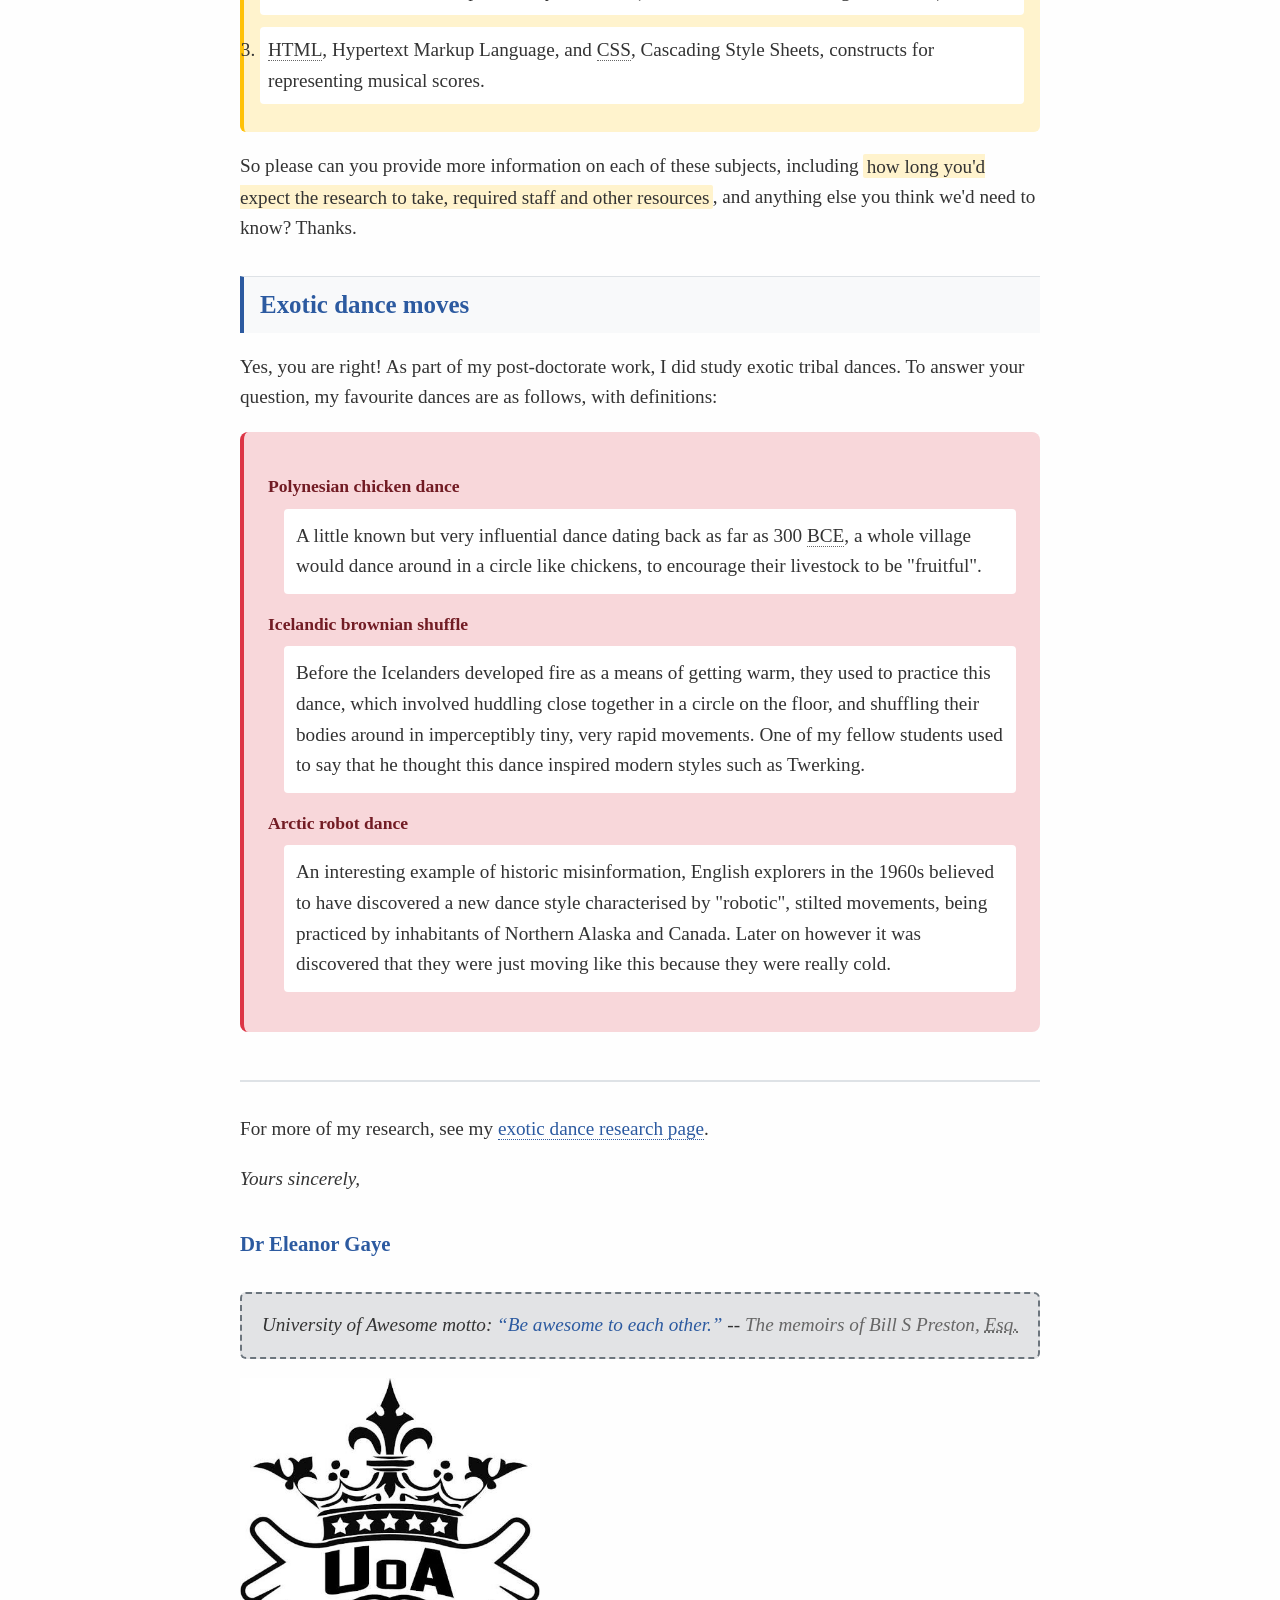
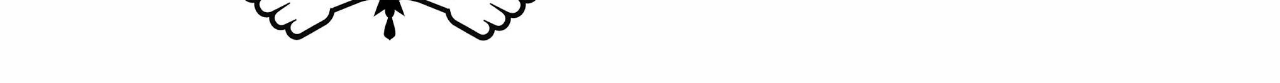
<file: tutorial_1/tutorial_1.html>
<!doctype html>
<html lang="en-US">
    <head>
        <meta charset="utf-8" />
        <meta name="author" content="Dr. Eleanor Gaye" />
        <title>Awesome science application correspondence</title>
        <style>
            body {
            font: 1.2em / 1.5 system-ui;
            }

            .sender-column {
            text-align: right;
            }

            h1 {
            font-size: 1.5em;
            }

            h2 {
            font-size: 1.3em;
            }
        </style>
        <link rel="stylesheet" href="tutorial_1_letter_styles.css">
    </head>
    <body class="letter-document">
        <address class="sender-column sender-info letter-header">
            <strong>Eleanor Gaye</strong><br>
            Awesome Science faculty<br>
            University of Awesome<br>
            Bobtown, CA 99999,<br>
            USA<br>
            <strong>Tel:</strong> 123-456-7890<br>
            <strong>Email:</strong> no_reply@example.com
        </address>

        <p class="sender-column letter-date">
            <time datetime="2016-01-20">20 January 2016</time>
        </p>

        <address class="recipient-info">
            <strong>Miss Eileen Dover</strong><br>
            4321 Cliff Top Edge<br>
            Dover, CT9 XXX<br>
            UK
        </address>

        <h1 class="letter-subject">Re: Eileen Dover university application</h1>

        <p class="letter-greeting">Dear Eileen,</p>

        <p class="letter-paragraph">Thank you for your recent application to join us at the University of Awesome's science faculty to study as part of your <abbr class="abbreviation">PhD</abbr> (Doctor of Philosophy) next year. I will answer your questions one by one, in the following sections.</p>

        <h2 class="content-section section-heading">Starting dates</h2>
        <p>We are happy to accommodate you starting your study with us at any time, however it would suit us better if you could start at the <strong>beginning of a semester</strong>; the start dates for each one are as follows:</p>

        <ul class="semester-dates">
            <li><strong>First semester:</strong> <time datetime="2016-09-09">9 September 2016</time></li>
            <li><strong>Second semester:</strong> <time datetime="2017-01-15">15 January 2017</time></li>
            <li><strong>Third semester:</strong> <time datetime="2017-05-02">2 May 2017</time></li>
        </ul>
        <p>Please let me know if this is ok, and if so which start date you would prefer.</p>

        <p>You can find more information about important university dates on our <span class="letter-link letter-link:focus">website</span>.</p>

        <h2 class="content-section section-heading">Subjects of study</h2>
        <p>At the Awesome Science Faculty, we have a pretty open-minded research facility — as long as the subjects fall somewhere in the realm of science and technology. You seem like an <strong>intelligent, dedicated researcher</strong>, and just the kind of person we'd like to have on our team. Saying that, of the ideas you submitted we were most intrigued by are as follows, in order of priority:</p>

        <ol class="priority-list">
            <li>Turning H<sub class="subscript">2</sub>O into wine, and the health benefits of Resveratrol (C<sub class="subscript">14</sub>H<sub class="subscript">12</sub>O<sub class="subscript">3</sub>.)</li>
            <li>Measuring the effect on performance of funk bassplayers at temperatures exceeding 30°C (86°F), when the audience size exponentially increases (effect of 3 × 10<sup class="superscript">3</sup> increasing to 3 × 10<sup class="superscript">4</sup>.)</li>
            <li><abbr class="abbreviation">HTML</abbr>, Hypertext Markup Language, and <abbr class="abbreviation">CSS</abbr>, Cascading Style Sheets, constructs for representing musical scores.</li>
        </ol>
        <p>So please can you provide more information on each of these subjects, including <span class="emphasis">how long you'd expect the research to take, required staff and other resources</span>, and anything else you think we'd need to know? Thanks.</p>

        <h2 class="content-section section-heading">Exotic dance moves</h2>
        <p>Yes, you are right! As part of my post-doctorate work, I did study exotic tribal dances. To answer your question, my favourite dances are as follows, with definitions:</p>

        <dl class="dance-definitions">
            <dt class="dance-term"><strong>Polynesian chicken dance</strong></dt>
            <dd class="dance-definition">A little known but very influential dance dating back as far as 300 <abbr class="abbreviation">BCE</abbr>, a whole village would dance around in a circle like chickens, to encourage their livestock to be "fruitful".</dd>
            <dt class="dance-term"><strong>Icelandic brownian shuffle</strong></dt>
            <dd class="dance-definition">Before the Icelanders developed fire as a means of getting warm, they used to practice this dance, which involved huddling close together in a circle on the floor, and shuffling their bodies around in imperceptibly tiny, very rapid movements. One of my fellow students used to say that he thought this dance inspired modern styles such as <span>Twerking</span>.</dd>
            <dt class="dance-term"><strong>Arctic robot dance</strong></dt>
            <dd class="dance-definition">An interesting example of historic misinformation, English explorers in the 1960s believed to have discovered a new dance style characterised by "robotic", stilted movements, being practiced by inhabitants of Northern Alaska and Canada. Later on however it was discovered that they were just moving like this because they were really cold.</dd>
        </dl>
      
        <p class="letter-closing">For more of my research, see my <span class="letter-link letter-link:focus">exotic dance research page</span>.</p>

        <p class="closing-phrase">Yours sincerely,</p>

        <p class="signature">Dr Eleanor Gaye</p>

        <p class="university-motto">University of Awesome motto: <q class="inline-quote">Be awesome to each other.</q> -- 
            <cite class="citation">The memoirs of Bill S Preston, <abbr title="Esquire">Esq.</abbr></cite>
        </p>

        <img src="UoA_image.jpeg"
        alt="University of Awesome logo"
        width="300" />

    </body>
</html>
</file>
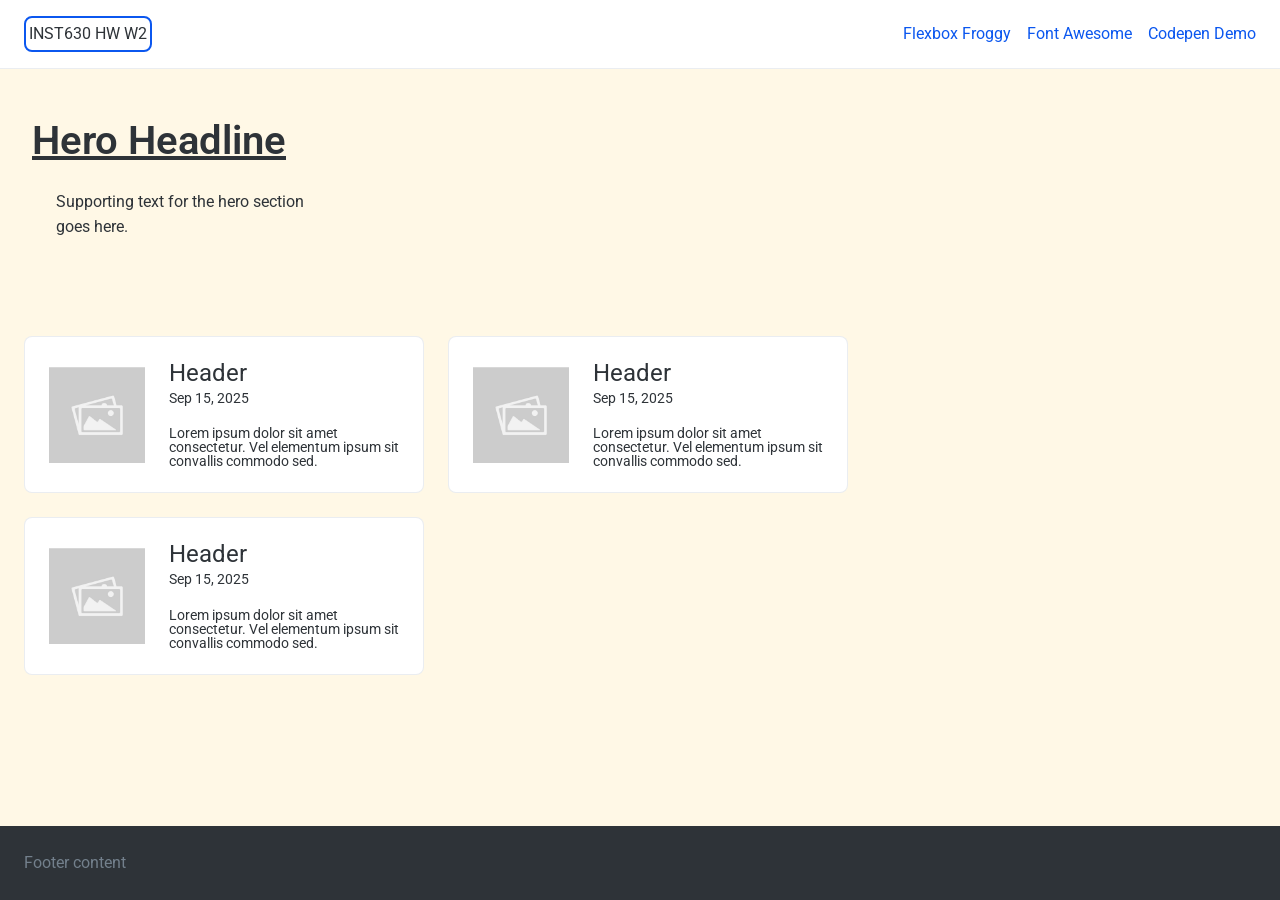
<file: tutorial_2/tutorial_2.html>
<!DOCTYPE html>
<html lang="en">

<head>
  <meta charset="UTF-8">
  <meta name="viewport" content="width=device-width, initial-scale=1.0">
  <title>Tutorial 3: Grid Layout</title>
  <link rel="stylesheet" href="style.css">
  <link rel="preconnect" href="https://fonts.googleapis.com">
  <link rel="preconnect" href="https://fonts.gstatic.com" crossorigin>
  <link href="https://fonts.googleapis.com/css2?family=Roboto:ital,wght@0,100..900;1,100..900&display=swap"
    rel="stylesheet">
</head>

<body class="page-layout">
  <header class="site-header">
    <nav class="header-nav">
      <!-- Style this flexible nav component -->
      <span class="logo">INST630 HW W2</span>
      <ul class="nav-links">
        <li><a href="https://flexboxfroggy.com/">Flexbox Froggy</a></li>
        <li><a href="https://docs.fontawesome.com/web/setup/get-started/">Font Awesome</a></li>
        <li><a href="https://codepen.io/pretentiousgit/pen/KwVPBPv">Codepen Demo</a></li>
      </ul>
    </nav>
  </header>
  <main class="hero-section">
    <h1 class="hero-title">Hero Headline</h1>
    <p class="hero-desc">Supporting text for the hero section goes here.</p>
  </main>

  <section class="list-section">
    <!-- Add your repeating component in here -->
    <article class="list-item">
      <img src="Image.jpg" alt="Image" width="96" height="96">
      <div class="description">
        <div class="header">
          <h2>Header</h2>
          <time datetime="2025-09-15">Sep 15, 2025</time>
        </div>
          <p class="text">Lorem ipsum dolor sit amet consectetur. Vel elementum ipsum sit convallis commodo sed.</p>
      </div>
    </article>

    <article class="list-item">
      <img src="Image.jpg" alt="Image" width="96" height="96">
      <div class="description">
        <div class="header">
          <h2>Header</h2>
          <time datetime="2025-09-15">Sep 15, 2025</time>
        </div>
          <p class="text">Lorem ipsum dolor sit amet consectetur. Vel elementum ipsum sit convallis commodo sed.</p>
      </div>
    </article>

    <article class="list-item">
      <img src="Image.jpg" alt="Image" width="96" height="96">
      <div class="description">
        <div class="header">
          <h2>Header</h2>
          <time datetime="2025-09-15">Sep 15, 2025</time>
        </div>
          <p class="text">Lorem ipsum dolor sit amet consectetur. Vel elementum ipsum sit convallis commodo sed.</p>
      </div>
    </article>
  </section>

  <footer class="site-footer">
    <p class="footer-text">Footer content</p>
  </footer>
</body>

</html>
</file>
<file: tutorial_1_letter_styles.css>
/* =====================================================
   TUTORIAL 2: CSS DETECTIVE CHALLENGE
   =====================================================
   
   Add the correct CSS classes to your HTML 
   letter so it matches this styling specification.
   
   Look at each selector below and figure out what HTML
   elements need which classes to make this work
 
   ===================================================== */

/* DOCUMENT FOUNDATION */
.letter-document {
    max-width: 800px;
    margin: 0 auto;
    padding: 2rem;
    font-family: Georgia, 'Times New Roman', serif;
    line-height: 1.6;
    color: #333;
    background-color: #fefefe;
}

/* LETTER HEADER STYLING*/
.letter-header {
    border-bottom: 3px solid #2c5aa0;
    margin-bottom: 2rem;
    padding-bottom: 1rem;
}

.sender-info {
    text-align: right;
    background-color: #f8f9fa;
    padding: 1rem;
    border-radius: 8px;
    margin-bottom: 1rem;
}

.letter-date {
    text-align: right;
    font-style: italic;
    color: #666;
    margin-bottom: 2rem;
}

.recipient-info {
    background-color: #e9ecef;
    padding: 1rem;
    border-left: 4px solid #2c5aa0;
    margin-bottom: 1.5rem;
}

/* MAIN CONTENT STYLING */
.letter-subject {
    color: #2c5aa0;
    border-bottom: 2px solid #dee2e6;
    padding-bottom: 0.5rem;
    margin-bottom: 1.5rem;
}

.letter-greeting {
    font-size: 1.2rem;
    font-weight: bold;
    color: #495057;
}

.letter-paragraph {
    margin: 1.5rem 0;
}

/* SECTION STYLING */
.content-section {
    margin: 2rem 0;
    padding: 1rem 0;
    border-top: 1px solid #dee2e6;
}

.section-heading {
    color: #2c5aa0;
    background-color: #f8f9fa;
    padding: 0.5rem 1rem;
    border-left: 4px solid #2c5aa0;
    margin-bottom: 1rem;
}

/* LIST STYLING */
.priority-list {
    background-color: #fff3cd;
    padding: 1rem;
    border-radius: 6px;
    border-left: 4px solid #ffc107;
}

.priority-list li {
    margin-bottom: 0.75rem;
    padding: 0.5rem;
    background-color: white;
    border-radius: 4px;
}

.semester-dates {
    background-color: #d1ecf1;
    padding: 1rem;
    border-radius: 6px;
    border-left: 4px solid #17a2b8;
}

.semester-dates li {
    margin-bottom: 0.5rem;
    font-weight: 500;
}

/* DEFINITION LIST STYLING */
.dance-definitions {
    background-color: #f8d7da;
    padding: 1.5rem;
    border-radius: 8px;
    border-left: 4px solid #dc3545;
}

.dance-term {
    font-weight: bold;
    color: #721c24;
    font-size: 1.1rem;
    margin-top: 1rem;
    margin-bottom: 0.5rem;
}

.dance-definition {
    margin-left: 1rem;
    padding: 0.75rem;
    background-color: white;
    border-radius: 4px;
    margin-bottom: 1rem;
}

/* LETTER CLOSING */
.letter-closing {
    margin-top: 3rem;
    padding-top: 2rem;
    border-top: 2px solid #dee2e6;
}

.closing-phrase {
    font-style: italic;
    margin-bottom: 2rem;
}

.signature {
    font-size: 1.3rem;
    font-weight: bold;
    color: #2c5aa0;
    margin-bottom: 2rem;
}

.university-motto {
    background-color: #e2e3e5;
    padding: 1rem;
    border-radius: 6px;
    text-align: center;
    font-style: italic;
    border: 2px dashed #6c757d;
}

/* LINK STYLING */
.letter-link {
    color: #2c5aa0;
    text-decoration: none;
    border-bottom: 1px dotted #2c5aa0;
}

.letter-link:focus {
    outline: 2px solid #ffc107;
    outline-offset: 2px;
}

/* EMPHASIS AND FORMATTING */
.abbreviation {
    border-bottom: 1px dotted #666;
    cursor: help;
}

.subscript, .superscript {
    font-size: 0.8em;
}

.emphasis {
    background-color: #fff3cd;
    padding: 0.1rem 0.2rem;
    border-radius: 2px;
}

.citation {
    font-style: italic;
    color: #666;
}

.inline-quote {
    font-style: italic;
    color: #2c5aa0;
}

/* RESPONSIVE DESIGN */
@media (max-width: 600px) {
    .letter-document {
        padding: 1rem;
    }
    
    .sender-info,
    .recipient-info {
        padding: 0.75rem;
    }
    
    .letter-subject {
        font-size: 1.3rem;
    }
}
</file>
<file: tutorial_4_files/style.css>
/* =====================================================
   TUTORIAL 4: JAVASCRIPT FUNDAMENTALS
   Reinforcing: CSS variables, grid, flexbox
   ===================================================== */

:root {
    /* color */
    --color-bg: #f3f3f3;
    --color-card: #ffffff;
    --color-text: #1a1917;
    --color-muted: #433d34;
    --color-border: #cccccc;
    --color-accent: #fcd44b;

    --color-yes: #4a90a4;
    --color-yes-light: hsl(195, 38%, 92%);
    /* derived */
    --color-no: #e55a5a;
    --color-no-light: hsl(0, 70%, 93%);
    /* derived from red, same method */

    --color-task-bg: #fcfcfc;
    --color-task-border: #cccccc;
    --color-stretch: #fff9d8;

    /* spacing */
    --space-xs: 0.375rem;
    --space-sm: 0.625rem;
    --space-md: 1rem;
    --space-lg: 1.75rem;
    --space-xl: 2.5rem;

    /* shape */
    --radius: 0.75rem;
    --radius-sm: 0.375rem;
}

/* ── reset ──────────────────────────────────────────── */
*,
*::before,
*::after {
    box-sizing: border-box;
    margin: 0;
    padding: 0;
}

body {
    font-family: Georgia, serif;
    background: var(--color-bg);
    color: var(--color-text);
    min-height: 100vh;
    padding: var(--space-lg);
    line-height: 1.6;
}

/* ── page layout: card + tasks side by side ─────────── */
.page {
    display: grid;
    grid-template-columns: 26rem 1fr;
    gap: var(--space-xl);
    align-items: start;
    max-width: 72rem;
    margin: 0 auto;
}

@media (max-width: 52rem) {
    .page {
        grid-template-columns: 1fr;
    }
}

/* ── RSVP card ──────────────────────────────────────── */
.card {
    background: var(--color-card);
    border: 1px solid var(--color-border);
    border-radius: var(--radius);
    padding: var(--space-xl);
    display: grid;
    gap: var(--space-lg);
    position: sticky;
    top: var(--space-lg);
}

.event-header {
    display: grid;
    gap: var(--space-xs);
    padding-bottom: var(--space-lg);
    border-bottom: 1px solid var(--color-border);
}

.event-title {
    font-size: 1.5rem;
    font-weight: normal;
}

.event-meta {
    font-size: 0.9rem;
}

/* ── inputs ─────────────────────────────────────────── */
.field,
.guest-field {
    display: grid;
    gap: var(--space-sm);
}

label {
    font-size: 0.8rem;
    text-transform: uppercase;
    letter-spacing: 0.05em;
    color: var(--color-muted);
    font-family: system-ui, sans-serif;
}

input {
    border: 1px solid var(--color-border);
    border-radius: var(--radius-sm);
    padding: var(--space-sm) var(--space-md);
    font-family: inherit;
    font-size: 1rem;
    color: var(--color-text);
    width: 100%;
    background: var(--color-card);
}

input:focus {
    outline: 2px solid var(--color-accent);
    outline-offset: 2px;
    border-color: transparent;
}

/* ── yes / no buttons ───────────────────────────────── */
.rsvp-buttons {
    display: flex;
    gap: var(--space-md);
}

.btn {
    flex: 1;
    padding: var(--space-sm) var(--space-md);
    border: 2px solid var(--color-border);
    border-radius: var(--radius-sm);
    background: var(--color-card);
    font-family: inherit;
    font-size: 1rem;
    cursor: pointer;
    color: var(--color-text);
    transition: background 0.15s ease, border-color 0.15s ease, color 0.15s ease;
}

.btn:hover {
    border-color: var(--color-muted);
}

/* active states — JS adds/removes the .active class */
.btn-yes.active {
    background: var(--color-yes-light);
    border-color: var(--color-yes);
    color: var(--color-yes);
}

.btn-no.active {
    background: var(--color-no-light);
    border-color: var(--color-no);
    color: var(--color-no);
}

/* ── response messages ──────────────────────────────── */
.confirmation {
    background: var(--color-yes-light);
    color: var(--color-yes);
    border-radius: var(--radius-sm);
    padding: var(--space-md);
    font-size: 0.95rem;
    line-height: 1.5;
}

.regret {
    background: var(--color-no-light);
    color: var(--color-no);
    border-radius: var(--radius-sm);
    padding: var(--space-md);
    font-size: 0.95rem;
}

/* ── utility ─────────────────────────────────────────── */
.hidden {
    display: none;
}

/* ── tasks panel ─────────────────────────────────────── */
.tasks-panel {
    display: grid;
    gap: var(--space-lg);
    font-family: system-ui, sans-serif;
}

.tasks-panel h2 {
    font-size: 1.3rem;
    font-weight: 600;
    background: var(--color-accent);
    padding: 0.2rem 1rem;
}

.tasks-panel .intro {
    font-size: 0.95rem;
}

.task-group {
    background: var(--color-task-bg);
    border: 1px solid var(--color-task-border);
    border-radius: var(--radius-sm);
    padding: var(--space-lg);
    display: grid;
    gap: var(--space-sm);
}

.task-group h3 {
    font-size: 0.95rem;
    font-weight: 600;
    text-transform: uppercase;
    letter-spacing: 0.04em;
    color: var(--color-text);

    border-left: 0.8rem solid var(--color-accent);
    padding-left: 0.6rem;
}

.task-group p {
    font-size: 0.9rem;
    color: var(--color-muted);
    line-height: 1.6;
}

.task-group code {
    font-family: "Monaco", "Menlo", monospace;
    font-size: 0.85em;
    background: rgba(0, 0, 0, 0.06);
    padding: 0.1em 0.35em;
    border-radius: 0.2rem;
    color: var(--color-text);
}

.task-stretch {
    background: var(--color-stretch);
    border-color: #e6c84a;
}
</file>
<file: tutorial_5_arrays/style.css>
/* =====================================================
   TUTORIAL 5: ARRAY METHODS FOR DATA
   Consistent styling with previous tutorials
   ===================================================== */

/* ROOT VARIABLES */
:root {
    --primary-color: #007cba;
    --secondary-color: #28a745;
    --background-color: #f8f9fa;
    --card-background: #ffffff;
    --text-color: #333;
    --border-color: #ddd;
    --shadow: 0 0.125rem 0.25rem rgba(0, 0, 0, 0.1);
    --border-radius: 0.5rem;
    --spacing-sm: 0.5rem;
    --spacing-md: 1rem;
    --spacing-lg: 1.5rem;
    --spacing-xl: 2rem;
}

/* BASE STYLES */
* {
    box-sizing: border-box;
}

body {
    font-family: system-ui, -apple-system, sans-serif;
    margin: 0;
    padding: var(--spacing-md);
    background: var(--background-color);
    color: var(--text-color);
    line-height: 1.6;
}

.container {
    max-width: 50rem;
    margin: 0 auto;
}

/* HEADER */
header {
    text-align: center;
    margin-bottom: var(--spacing-xl);
    padding: var(--spacing-xl);
    background: var(--card-background);
    border-radius: var(--border-radius);
    box-shadow: var(--shadow);
}

header h1 {
    color: var(--primary-color);
    margin-bottom: var(--spacing-sm);
}

header p {
    color: #666;
    font-size: 1.1rem;
    margin: 0;
}

/* METHOD SECTIONS */
.method-section {
    background: var(--card-background);
    margin-bottom: var(--spacing-lg);
    padding: var(--spacing-xl);
    border-radius: var(--border-radius);
    box-shadow: var(--shadow);
    border-left: 0.25rem solid var(--primary-color);
}

.method-section h2 {
    color: var(--primary-color);
    margin-top: 0;
    margin-bottom: var(--spacing-sm);
}

.method-section p {
    margin-bottom: var(--spacing-lg);
    color: #666;
}

.method-section code {
    background: #f8f9fa;
    padding: 0.125rem 0.25rem;
    border-radius: 0.25rem;
    font-family: 'Courier New', monospace;
    font-size: 0.875rem;
    color: var(--primary-color);
}

/* DEMO AREAS */
.demo-area {
    background: #f8f9fa;
    padding: var(--spacing-lg);
    border-radius: var(--border-radius);
    border: 2px dashed var(--border-color);
    margin-bottom: var(--spacing-md);
}

/* BUTTONS */
.method-button {
    background: var(--primary-color);
    color: white;
    border: none;
    padding: var(--spacing-sm) var(--spacing-lg);
    border-radius: var(--border-radius);
    cursor: pointer;
    font-size: 1rem;
    font-weight: bold;
    transition: all 0.2s ease;
    display: block;
    margin-bottom: var(--spacing-md);
}

.method-button:hover {
    background: #005a87;
    transform: translateY(-1px);
}

.method-button:focus {
    outline: 2px solid var(--secondary-color);
    outline-offset: 2px;
}

/* RESULT AREAS */
.result-area {
    background: white;
    border: 2px solid var(--border-color);
    border-radius: var(--border-radius);
    padding: var(--spacing-md);
    min-height: 6rem;
    max-height: 20rem;
    overflow-y: auto;
}

.placeholder {
    color: #666;
    font-style: italic;
    text-align: center;
    margin: var(--spacing-md) 0;
}

/* RESULT CONTENT STYLING */
.restaurant-item {
    padding: var(--spacing-sm);
    border-bottom: 1px solid #eee;
    margin-bottom: var(--spacing-sm);
}

.restaurant-item:last-child {
    border-bottom: none;
    margin-bottom: 0;
}

.restaurant-name {
    font-weight: bold;
    color: var(--primary-color);
}

.restaurant-cuisine {
    color: #666;
    font-size: 0.9rem;
}

.restaurant-rating {
    color: var(--secondary-color);
    font-weight: bold;
}

.restaurant-price {
    background: #fff3cd;
    padding: 0.125rem 0.25rem;
    border-radius: 0.25rem;
    font-size: 0.8rem;
    color: #856404;
    display: inline-block;
}

/* LIST STYLES FOR MAP RESULTS */
.name-list {
    list-style: none;
    padding: 0;
    margin: 0;
}

.name-list li {
    padding: var(--spacing-sm);
    border-bottom: 1px solid #eee;
    transition: background-color 0.2s;
}

.name-list li:hover {
    background: #f8f9fa;
}

.name-list li:last-child {
    border-bottom: none;
}

/* FOUND ITEM SPECIAL STYLING */
.found-restaurant {
    background: linear-gradient(135deg, var(--secondary-color), #20c997);
    color: white;
    padding: var(--spacing-md);
    border-radius: var(--border-radius);
    text-align: center;
}

.found-restaurant .restaurant-name {
    color: white;
    font-size: 1.2rem;
    margin-bottom: var(--spacing-sm);
}

/* EXPLANATIONS */
.explanation {
    background: #e8f5e8;
    padding: var(--spacing-md);
    border-radius: var(--border-radius);
    border-left: 0.25rem solid var(--secondary-color);
}

.explanation p {
    margin: 0;
    font-style: italic;
    color: #155724;
}

/* TUTORIAL INSTRUCTIONS */
.tutorial-instructions {
    background: white;
    padding: var(--spacing-xl);
    border-radius: var(--border-radius);
    box-shadow: var(--shadow);
    border-left: 0.25rem solid var(--secondary-color);
}

.tutorial-instructions h2 {
    color: var(--secondary-color);
    margin-top: 0;
}

.tutorial-instructions h3 {
    color: var(--primary-color);
    margin-top: var(--spacing-lg);
    margin-bottom: var(--spacing-sm);
}

.tutorial-instructions code {
    background: #f8f9fa;
    padding: 0.125rem 0.25rem;
    border-radius: 0.25rem;
    font-family: 'Courier New', monospace;
    font-size: 0.875rem;
    color: var(--primary-color);
}

.tutorial-instructions ol li {
    margin-bottom: var(--spacing-sm);
}

.tutorial-instructions ul li {
    margin-bottom: 0.25rem;
}

/* RESPONSIVE DESIGN */
@media (max-width: 48rem) {
    .container {
        padding: var(--spacing-sm);
    }
    
    .method-section {
        padding: var(--spacing-md);
    }
    
    .demo-area {
        padding: var(--spacing-md);
    }
    
    .result-area {
        max-height: 15rem;
    }
}
</file>
<file: tutorial_6_api/style.css>
/* =====================================================
   TUTORIAL 6: LOAD REAL DATA
   Consistent styling with previous tutorials + async states
   ===================================================== */

/* ROOT VARIABLES */
:root {
    --primary-color: #007cba;
    --secondary-color: #28a745;
    --warning-color: #ffc107;
    --error-color: #dc3545;
    --background-color: #f8f9fa;
    --card-background: #ffffff;
    --text-color: #333;
    --border-color: #ddd;
    --shadow: 0 0.125rem 0.25rem rgba(0, 0, 0, 0.1);
    --border-radius: 0.5rem;
    --spacing-sm: 0.5rem;
    --spacing-md: 1rem;
    --spacing-lg: 1.5rem;
    --spacing-xl: 2rem;
}

/* BASE STYLES */
* {
    box-sizing: border-box;
}

body {
    font-family: system-ui, -apple-system, sans-serif;
    margin: 0;
    padding: var(--spacing-md);
    background: var(--background-color);
    color: var(--text-color);
    line-height: 1.6;
}

.container {
    max-width: 50rem;
    margin: 0 auto;
}

/* HEADER */
header {
    text-align: center;
    margin-bottom: var(--spacing-xl);
    padding: var(--spacing-xl);
    background: var(--card-background);
    border-radius: var(--border-radius);
    box-shadow: var(--shadow);
}

header h1 {
    color: var(--primary-color);
    margin-bottom: var(--spacing-sm);
}

header p {
    color: #666;
    font-size: 1.1rem;
    margin: 0;
}

/* STATUS SECTION - New for Tutorial 6 */
.status-section {
    background: var(--card-background);
    margin-bottom: var(--spacing-lg);
    padding: var(--spacing-xl);
    border-radius: var(--border-radius);
    box-shadow: var(--shadow);
    border-left: 0.25rem solid var(--warning-color);
}

.status-section h2 {
    color: var(--warning-color);
    margin-top: 0;
    margin-bottom: var(--spacing-md);
}

.status-display {
    background: #fff3cd;
    border: 2px solid var(--warning-color);
    border-radius: var(--border-radius);
    padding: var(--spacing-md);
    margin-bottom: var(--spacing-md);
    text-align: center;
}

.status-message {
    margin: 0;
    font-weight: bold;
    color: #856404;
}

/* LOADING STATES */
.status-display.loading {
    background: #cce7ff;
    border-color: var(--primary-color);
    animation: pulse 1.5s ease-in-out infinite;
}

.status-display.loading .status-message {
    color: var(--primary-color);
}

.status-display.success {
    background: #d4edda;
    border-color: var(--secondary-color);
}

.status-display.success .status-message {
    color: #155724;
}

.status-display.error {
    background: #f8d7da;
    border-color: var(--error-color);
}

.status-display.error .status-message {
    color: #721c24;
}

/* PULSE ANIMATION FOR LOADING */
@keyframes pulse {
    0% { opacity: 1; }
    50% { opacity: 0.7; }
    100% { opacity: 1; }
}

/* LOAD BUTTON */
.load-button {
    background: var(--warning-color);
    color: #212529;
    border: none;
    padding: var(--spacing-sm) var(--spacing-lg);
    border-radius: var(--border-radius);
    cursor: pointer;
    font-size: 1rem;
    font-weight: bold;
    transition: all 0.2s ease;
    display: block;
    width: 100%;
}

.load-button:hover {
    background: #e0a800;
    transform: translateY(-1px);
}

.load-button:disabled {
    background: #6c757d;
    cursor: not-allowed;
    transform: none;
}

/* METHOD SECTIONS - Same as Tutorial 5 */
.method-section {
    background: var(--card-background);
    margin-bottom: var(--spacing-lg);
    padding: var(--spacing-xl);
    border-radius: var(--border-radius);
    box-shadow: var(--shadow);
    border-left: 0.25rem solid var(--primary-color);
}

.method-section.error-demo {
    border-left-color: var(--error-color);
}

.method-section h2 {
    color: var(--primary-color);
    margin-top: 0;
    margin-bottom: var(--spacing-sm);
}

.method-section.error-demo h2 {
    color: var(--error-color);
}

.method-section p {
    margin-bottom: var(--spacing-lg);
    color: #666;
}

.method-section code {
    background: #f8f9fa;
    padding: 0.125rem 0.25rem;
    border-radius: 0.25rem;
    font-family: 'Courier New', monospace;
    font-size: 0.875rem;
    color: var(--primary-color);
}

/* DEMO AREAS */
.demo-area {
    background: #f8f9fa;
    padding: var(--spacing-lg);
    border-radius: var(--border-radius);
    border: 2px dashed var(--border-color);
    margin-bottom: var(--spacing-md);
}

/* BUTTONS */
.method-button {
    background: var(--primary-color);
    color: white;
    border: none;
    padding: var(--spacing-sm) var(--spacing-lg);
    border-radius: var(--border-radius);
    cursor: pointer;
    font-size: 1rem;
    font-weight: bold;
    transition: all 0.2s ease;
    display: block;
    margin-bottom: var(--spacing-md);
}

.method-button:hover:not(:disabled) {
    background: #005a87;
    transform: translateY(-1px);
}

.method-button:focus {
    outline: 2px solid var(--secondary-color);
    outline-offset: 2px;
}

.method-button:disabled {
    background: #6c757d;
    cursor: not-allowed;
    transform: none;
    opacity: 0.6;
}

.error-button {
    background: var(--error-color);
    color: white;
    border: none;
    padding: var(--spacing-sm) var(--spacing-lg);
    border-radius: var(--border-radius);
    cursor: pointer;
    font-size: 1rem;
    font-weight: bold;
    transition: all 0.2s ease;
    display: block;
    margin-bottom: var(--spacing-md);
}

.error-button:hover {
    background: #c82333;
    transform: translateY(-1px);
}

/* RESULT AREAS - Same as Tutorial 5 */
.result-area {
    background: white;
    border: 2px solid var(--border-color);
    border-radius: var(--border-radius);
    padding: var(--spacing-md);
    min-height: 6rem;
    max-height: 20rem;
    overflow-y: auto;
}

.placeholder {
    color: #666;
    font-style: italic;
    text-align: center;
    margin: var(--spacing-md) 0;
}

/* RESULT CONTENT STYLING - Same as Tutorial 5 */
.restaurant-item {
    padding: var(--spacing-sm);
    border-bottom: 1px solid #eee;
    margin-bottom: var(--spacing-sm);
}

.restaurant-item:last-child {
    border-bottom: none;
    margin-bottom: 0;
}

.restaurant-name {
    font-weight: bold;
    color: var(--primary-color);
}

.restaurant-cuisine {
    color: #666;
    font-size: 0.9rem;
}

.restaurant-rating {
    color: var(--secondary-color);
    font-weight: bold;
}

.restaurant-price {
    background: #fff3cd;
    padding: 0.125rem 0.25rem;
    border-radius: 0.25rem;
    font-size: 0.8rem;
    color: #856404;
    display: inline-block;
}

/* LIST STYLES FOR MAP RESULTS */
.name-list {
    list-style: none;
    padding: 0;
    margin: 0;
}

.name-list li {
    padding: var(--spacing-sm);
    border-bottom: 1px solid #eee;
    transition: background-color 0.2s;
}

.name-list li:hover {
    background: #f8f9fa;
}

.name-list li:last-child {
    border-bottom: none;
}

/* ERROR DISPLAY STYLES */
.error-message {
    background: #f8d7da;
    color: #721c24;
    padding: var(--spacing-md);
    border-radius: var(--border-radius);
    border: 1px solid #f5c6cb;
    text-align: center;
}

/* EXPLANATIONS */
.explanation {
    background: #e8f5e8;
    padding: var(--spacing-md);
    border-radius: var(--border-radius);
    border-left: 0.25rem solid var(--secondary-color);
}

.explanation p {
    margin: 0;
    font-style: italic;
    color: #155724;
}

/* TUTORIAL INSTRUCTIONS */
.tutorial-instructions {
    background: white;
    padding: var(--spacing-xl);
    border-radius: var(--border-radius);
    box-shadow: var(--shadow);
    border-left: 0.25rem solid var(--secondary-color);
}

.tutorial-instructions h2 {
    color: var(--secondary-color);
    margin-top: 0;
}

.tutorial-instructions h3 {
    color: var(--primary-color);
    margin-top: var(--spacing-lg);
    margin-bottom: var(--spacing-sm);
}

.tutorial-instructions code {
    background: #f8f9fa;
    padding: 0.125rem 0.25rem;
    border-radius: 0.25rem;
    font-family: 'Courier New', monospace;
    font-size: 0.875rem;
    color: var(--primary-color);
}

.tutorial-instructions ol li {
    margin-bottom: var(--spacing-sm);
}

.tutorial-instructions ul li {
    margin-bottom: 0.25rem;
}

/* RESPONSIVE DESIGN */
@media (max-width: 48rem) {
    .container {
        padding: var(--spacing-sm);
    }
    
    .method-section,
    .status-section {
        padding: var(--spacing-md);
    }
    
    .demo-area {
        padding: var(--spacing-md);
    }
    
    .result-area {
        max-height: 15rem;
    }
}
</file>
<file: tutorial_1/tutorial_1_letter_styles.css>
/* =====================================================
   TUTORIAL 2: CSS DETECTIVE CHALLENGE
   =====================================================
   
   Add the correct CSS classes to your HTML 
   letter so it matches this styling specification.
   
   Look at each selector below and figure out what HTML
   elements need which classes to make this work
 
   ===================================================== */

/* DOCUMENT FOUNDATION */
.letter-document {
    max-width: 800px;
    margin: 0 auto;
    padding: 2rem;
    font-family: Georgia, 'Times New Roman', serif;
    line-height: 1.6;
    color: #333;
    background-color: #fefefe;
}

/* LETTER HEADER STYLING*/
.letter-header {
    border-bottom: 3px solid #2c5aa0;
    margin-bottom: 2rem;
    padding-bottom: 1rem;
}

.sender-info {
    text-align: right;
    background-color: #f8f9fa;
    padding: 1rem;
    border-radius: 8px;
    margin-bottom: 1rem;
}

.letter-date {
    text-align: right;
    font-style: italic;
    color: #666;
    margin-bottom: 2rem;
}

.recipient-info {
    background-color: #e9ecef;
    padding: 1rem;
    border-left: 4px solid #2c5aa0;
    margin-bottom: 1.5rem;
}

/* MAIN CONTENT STYLING */
.letter-subject {
    color: #2c5aa0;
    border-bottom: 2px solid #dee2e6;
    padding-bottom: 0.5rem;
    margin-bottom: 1.5rem;
}

.letter-greeting {
    font-size: 1.2rem;
    font-weight: bold;
    color: #495057;
}

.letter-paragraph {
    margin: 1.5rem 0;
}

/* SECTION STYLING */
.content-section {
    margin: 2rem 0;
    padding: 1rem 0;
    border-top: 1px solid #dee2e6;
}

.section-heading {
    color: #2c5aa0;
    background-color: #f8f9fa;
    padding: 0.5rem 1rem;
    border-left: 4px solid #2c5aa0;
    margin-bottom: 1rem;
}

/* LIST STYLING */
.priority-list {
    background-color: #fff3cd;
    padding: 1rem;
    border-radius: 6px;
    border-left: 4px solid #ffc107;
}

.priority-list li {
    margin-bottom: 0.75rem;
    padding: 0.5rem;
    background-color: white;
    border-radius: 4px;
}

.semester-dates {
    background-color: #d1ecf1;
    padding: 1rem;
    border-radius: 6px;
    border-left: 4px solid #17a2b8;
}

.semester-dates li {
    margin-bottom: 0.5rem;
    font-weight: 500;
}

/* DEFINITION LIST STYLING */
.dance-definitions {
    background-color: #f8d7da;
    padding: 1.5rem;
    border-radius: 8px;
    border-left: 4px solid #dc3545;
}

.dance-term {
    font-weight: bold;
    color: #721c24;
    font-size: 1.1rem;
    margin-top: 1rem;
    margin-bottom: 0.5rem;
}

.dance-definition {
    margin-left: 1rem;
    padding: 0.75rem;
    background-color: white;
    border-radius: 4px;
    margin-bottom: 1rem;
}

/* LETTER CLOSING */
.letter-closing {
    margin-top: 3rem;
    padding-top: 2rem;
    border-top: 2px solid #dee2e6;
}

.closing-phrase {
    font-style: italic;
    margin-bottom: 2rem;
}

.signature {
    font-size: 1.3rem;
    font-weight: bold;
    color: #2c5aa0;
    margin-bottom: 2rem;
}

.university-motto {
    background-color: #e2e3e5;
    padding: 1rem;
    border-radius: 6px;
    text-align: center;
    font-style: italic;
    border: 2px dashed #6c757d;
}

/* LINK STYLING */
.letter-link {
    color: #2c5aa0;
    text-decoration: none;
    border-bottom: 1px dotted #2c5aa0;
}

.letter-link:focus {
    outline: 2px solid #ffc107;
    outline-offset: 2px;
}

/* EMPHASIS AND FORMATTING */
.abbreviation {
    border-bottom: 1px dotted #666;
    cursor: help;
}

.subscript, .superscript {
    font-size: 0.8em;
}

.emphasis {
    background-color: #fff3cd;
    padding: 0.1rem 0.2rem;
    border-radius: 2px;
}

.citation {
    font-style: italic;
    color: #666;
}

.inline-quote {
    font-style: italic;
    color: #2c5aa0;
}

/* RESPONSIVE DESIGN */
@media (max-width: 600px) {
    .letter-document {
        padding: 1rem;
    }
    
    .sender-info,
    .recipient-info {
        padding: 0.75rem;
    }
    
    .letter-subject {
        font-size: 1.3rem;
    }
}
</file>
<file: tutorial_2/style.css>
/* ===========================================
   TUTORIAL 3: CSS GRID LAYOUT
   
   Your tasks:
   1. Define the page grid on .page-layout
   2. Assign grid-area to each section
   3. Make .list-section items flow with Flexbox
   4. Add mobile breakpoint under 48rem
   =========================================== */

/* External font - add your choice from Google Fonts, Inter will not be graded */
/*@import url('https://fonts.googleapis.com/css2?family=Inter:wght@400;600&display=swap');*/

:root {
  /* Spacing scale */
  --spacing-xs: 0.25rem;
  --spacing-sm: 0.5rem;
  --spacing-md: 1rem;
  --spacing-lg: 1.5rem;
  --spacing-xl: 2rem;

  /* Colors - customize these */
  --color-bg: hsl(44, 100%, 95%);
  --color-surface: #ffffff;
  --color-text: hsl(210, 10%, 20%);
  --color-text-muted: hsl(210, 10%, 50%);
  --color-accent: hsl(220, 91%, 49%);
  --color-border: hsla(210, 43%, 33%, 0.1);

  /* Typography */
  --font-body: 'Roboto', system-ui, sans-serif;
  --font-display: 'Roboto', system-ui, sans-serif;
  /* Change this */
}

/* Reset */
*,
*::before,
*::after {
  box-sizing: border-box;
  margin: 0;
}

body {
  font-family: var(--font-body);
  background: var(--color-bg);
  color: var(--color-text);
  line-height: 1.6;
}

/* ===========================================
   TASK 1: PAGE GRID STRUCTURE
   
   Define your grid here. You need:
   - grid-template-areas for the layout map
   - grid-template-columns for column widths
   - grid-template-rows for row heights
   - min-height: 100vh to fill the viewport
   - gap for spacing between regions
   =========================================== */

.page-layout {
  display: grid;
  /* YOUR CODE: grid-template-areas */
  grid-template-areas:
    "header header"
    "hero   ."
    "main   main"
    "footer footer";
  /* YOUR CODE: grid-template-columns */
  grid-template-columns: minmax(200px, 1fr) 2.5fr;
  grid-template-rows: auto auto 1fr auto;
  /* YOUR CODE: grid-template-rows */
  min-height: 100vh;
  gap: var(--spacing-md);
}

/* ===========================================
   TASK 2: ASSIGN GRID AREAS
   
   Connect each section to its named area
   =========================================== */

.site-header {
  /* YOUR CODE: grid-area */
  grid-area: header;
  background: var(--color-surface);
  padding: var(--spacing-md) var(--spacing-lg);
  border-bottom: 1px solid var(--color-border);
}

.logo {
  border: 2px solid var(--color-accent);
  border-radius: 8px;
  padding: 3px;
}

.hero-section {
  /* YOUR CODE: grid-area */
  grid-area: hero;
  padding: var(--spacing-xl);
}

.hero-title {
  text-decoration: underline;
}

.hero-desc {
  margin: 1.5rem;
}

.list-section {
  /* YOUR CODE: grid-area */
  grid-area: main;
  padding: var(--spacing-lg);
}

.site-footer {
  /* YOUR CODE: grid-area */
  grid-area: footer;
  background: var(--color-text);
  color: var(--color-bg);
  padding: var(--spacing-lg);
  /* NOTE: Footer should not exceed main content width */
}

.footer-text {
  color: var(--color-text-muted);
}

/* ===========================================
   TASK 3: FLEXBOX FOR COMPONENTS
   
   Use Flexbox to arrange items WITHIN grid regions
   =========================================== */

.header-nav {
  display: flex;
  justify-content: space-between;
  align-items: center;
}

.nav-links {
  display: flex;
  gap: var(--spacing-md);
  list-style: none;
  padding: 0;
}

/* Make list items flow horizontally on large screens */
.list-section {
  /* YOUR CODE: display flex, gap, wrap behavior */
  display: flex;
  flex-direction: row;
  flex-wrap: wrap;
  gap: var(--spacing-lg);
  align-content: flex-start;
}

.list-item {
  background: var(--color-surface);
  padding: var(--spacing-lg);
  border-radius: 0.5rem;
  border: 1px solid var(--color-border);
  /* YOUR CODE: flex-basis or width for sizing */
  display: flex;
  flex-direction: row;
  align-items: center;
  gap: var(--spacing-lg);
  /*maybe change to md*/
  /* flex: 0 1 471px; */
  flex: 0 1 400px;
}

.description {
  display: flex;
  flex-direction: column;
  gap: var(--spacing-md);
  flex: 1 1 16rem;
}

.text {
  font-size: 14px;
  line-height: 100%;
  font-weight: 400;
}

time {
  font-size: 14px;
}

.header h2 {
  font-family: var(--font-display);
  font-size: 1.5rem;
  font-weight: 400;
  line-height: 100%;
}

/* ===========================================
   TASK 4: RESPONSIVE BREAKPOINT
   
   Under 48rem:
   - Stack all grid regions vertically
   - List items should stack vertically too
   =========================================== */

@media (max-width: 48rem) {
  .page-layout {
    /* YOUR CODE: redefine grid-template-areas */
    /* YOUR CODE: single column layout */
    grid-template-areas:
      "header"
      "hero"
      "main"
      "footer";
    grid-template-columns: 1fr;
  }

  .list-section {
    /* YOUR CODE: change flex-direction if needed */
    flex-direction: column;
  }

  .list-item {
    /* YOUR CODE: full width on mobile */
    width: 100%;
    flex: 0 0;
  }
}



/* ===========================================
   TYPOGRAPHY (provided)
   =========================================== */

h1 {
  font-family: var(--font-display);
  font-size: 2.5rem;
  font-weight: 600;
  line-height: 1.2;
  margin-bottom: var(--spacing-md);
}

a {
  color: var(--color-accent);
  text-decoration: none;
}

a:hover {
  text-decoration: underline;
}
</file>
